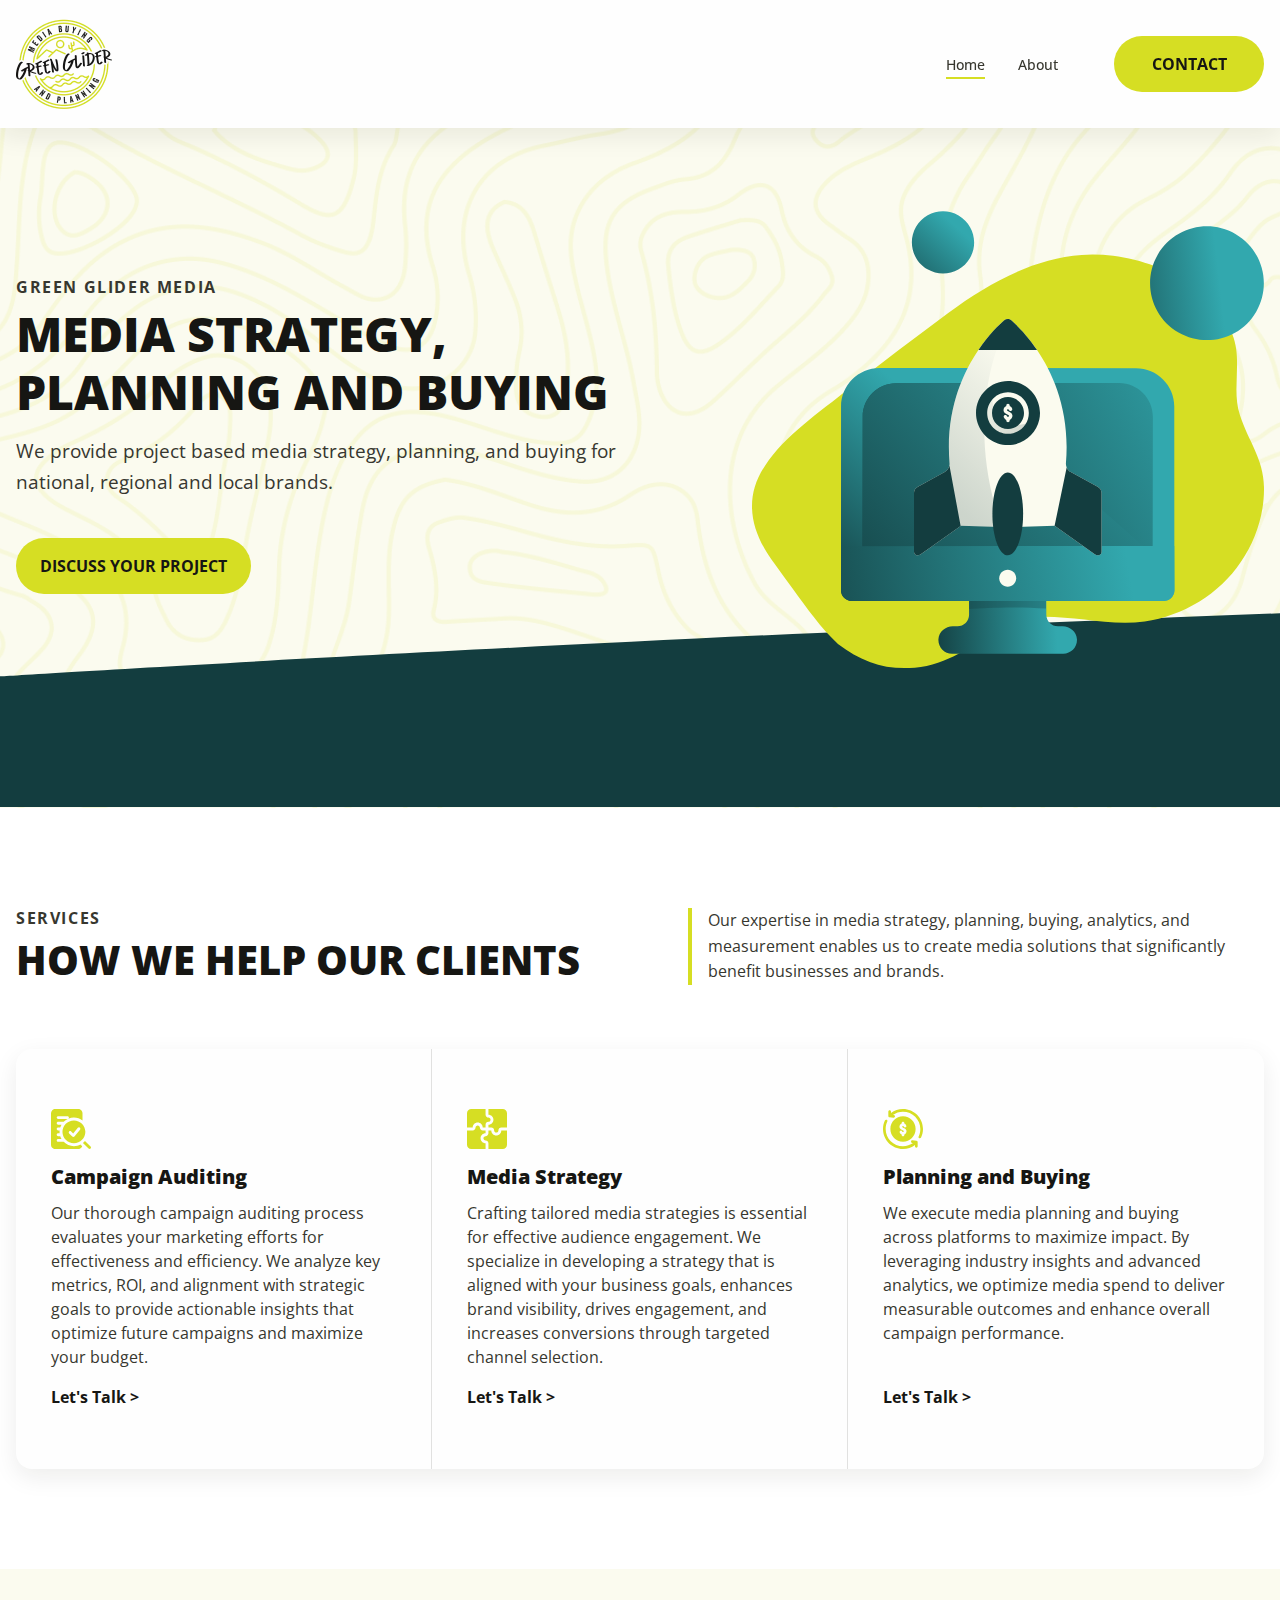
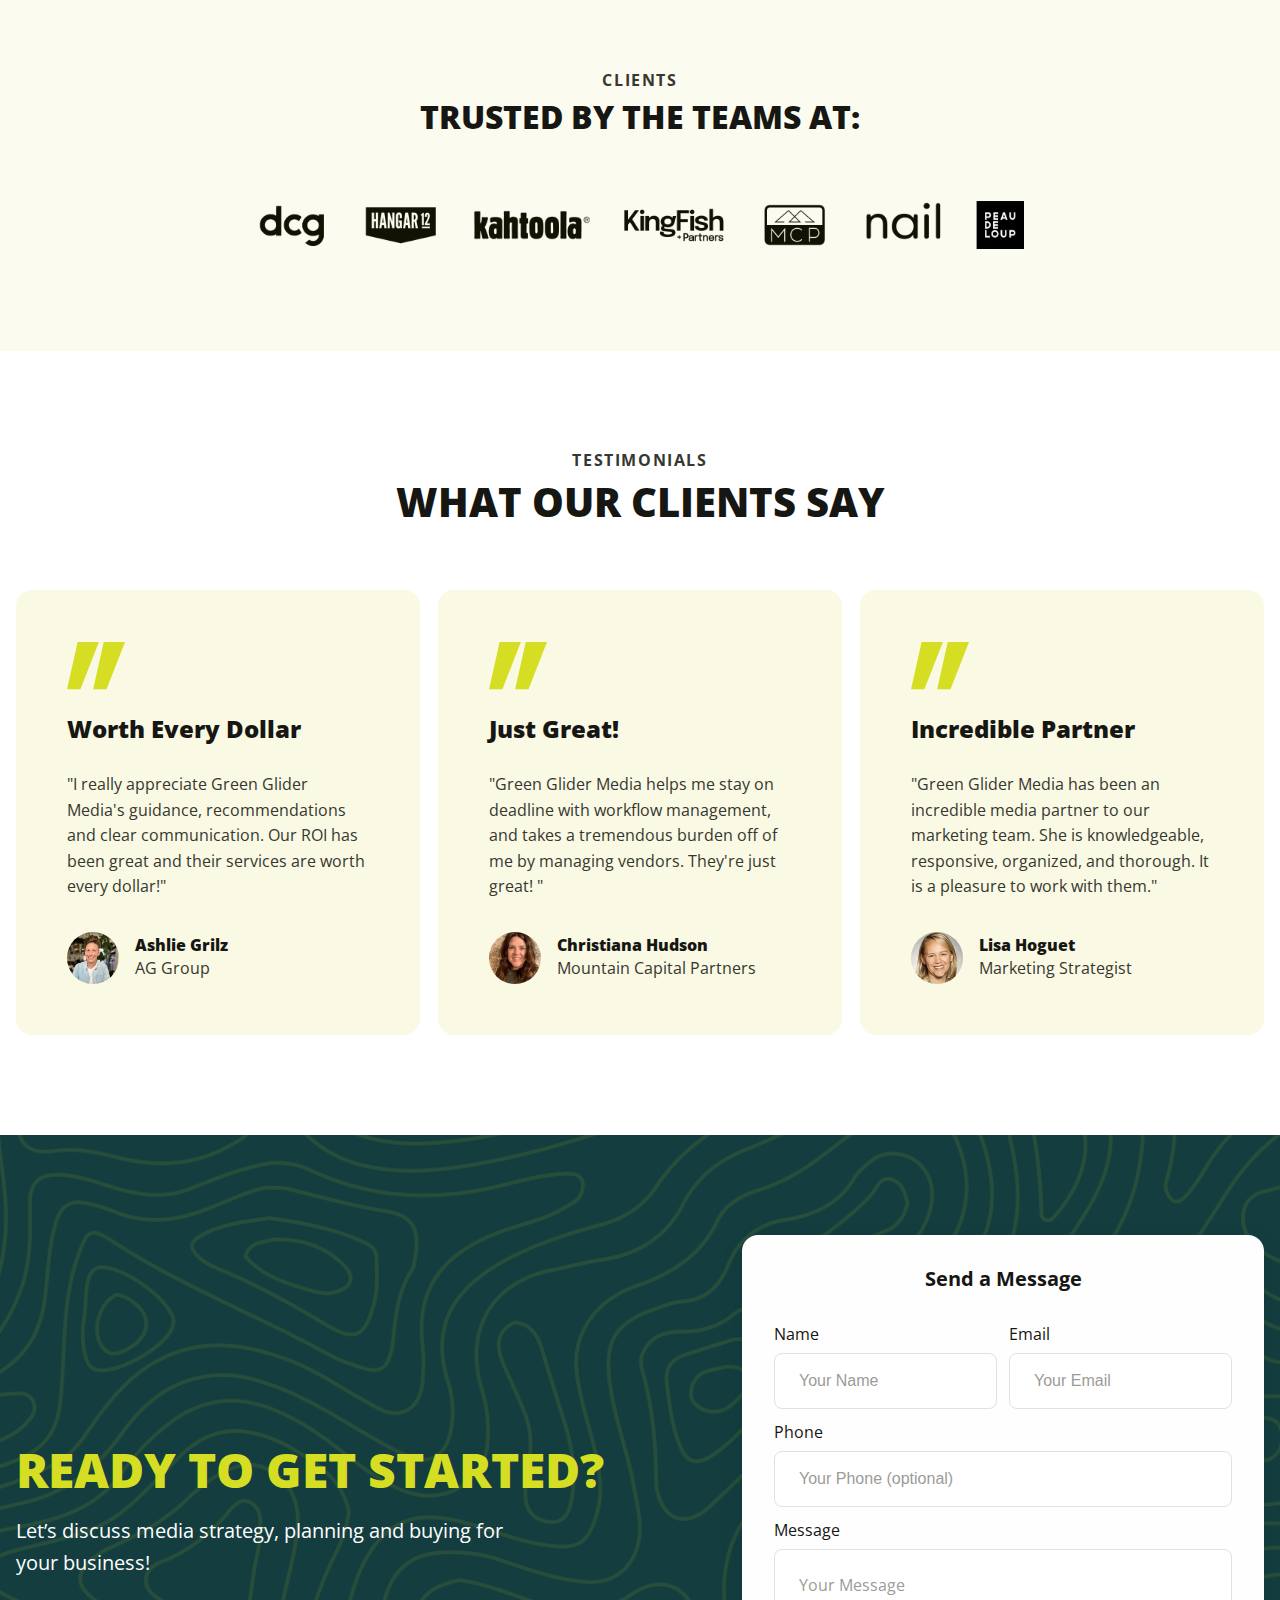
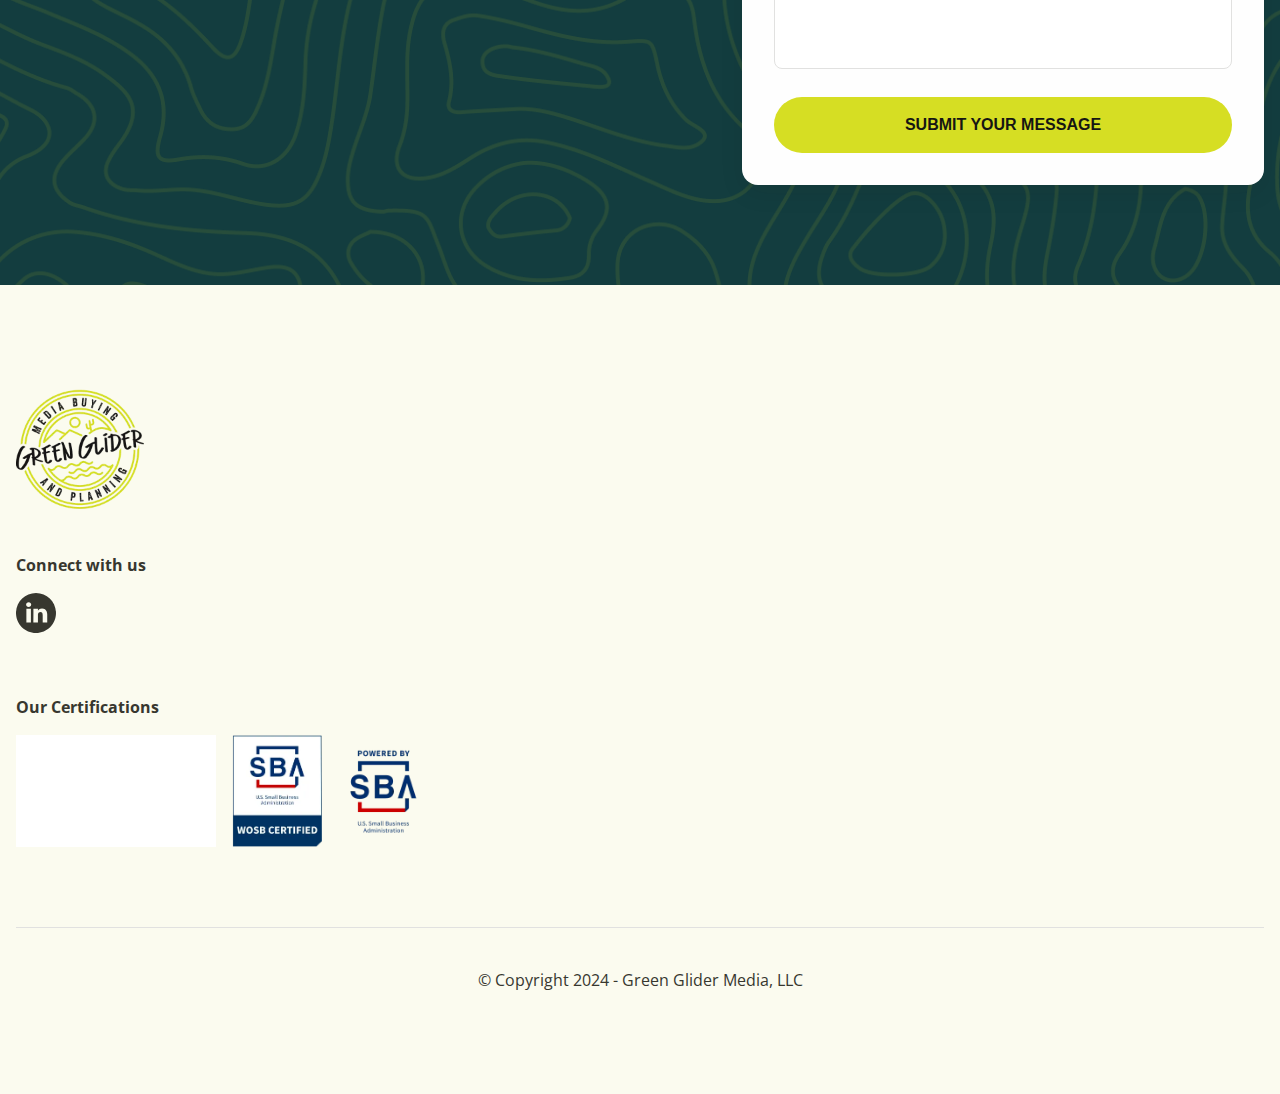
<file: index.html>
<!DOCTYPE html>
<html lang="en">
  <head>
    <meta charset="UTF-8" />
    <meta http-equiv="X-UA-Compatible" content="IE=edge" />
    <meta name="viewport" content="width=device-width, initial-scale=1.0" />

    <!--Meta description and keywords-->
    <link rel="canonical" href="https://www.greenglidermedia.com/" />
    <meta
      name="description"
      content="Green Glider Media LLC | Media strategy, planning and buying for national, regional and local brands." />
    <meta
      name="keywords"
      content="Media strategy, planning, buying, campaign, audit" />

    <!--Social Media Display-->
    <meta property="og:title" content="Green Glider Media, LLC" />
    <meta
      property="og:description"
      content="Media strategy, planning and buying for national, regional and local brands." />
    <meta property="og:type" content="website" />
    <meta property="og:url" content="https://www.greenglidermedia.com" />
    <meta property="og:image" content="assets/img/webp/ggm-social-logo.webp" />
    <meta
      property="og:image:secure_url"
      content="assets/img/webp/ggm-social-logo.webp" />
    <meta property="og:image:type" content="image/webp" />
    <meta property="og:image:width" content="512" />
    <meta property="og:image:height" content="512" />
    <meta
      property="og:image:alt"
      content="Circular graphic with the words green glider, media buying and planning" />

    <!--Favicons-->
    <link
      rel="apple-touch-icon"
      sizes="180x180"
      href="assets/favicons/apple-touch-icon.png" />
    <link
      rel="icon"
      type="image/png"
      sizes="32x32"
      href="assets/favicons/favicon-32x32.png" />
    <link
      rel="icon"
      type="image/png"
      sizes="16x16"
      href="assets/favicons/favicon-16x16.png" />
    <link rel="manifest" href="assets/favicons/site.webmanifest" />
    <meta name="msapplication-TileColor" content="#d6de23" />
    <meta name="theme-color" content="#fbfbef" />

    <!-- Preload -->
    <link rel="preload" as="image" href="/assets/img/webp/ggm-logo-main.webp" />
    <!-- Preload Desktop Hero BG Image -->
    <link
      rel="preload"
      as="image"
      href="assets/img/webp/topographic-swirls-desktop.webp"
      media="(min-width: 1024px)" />
    <!-- Preload Tablet Hero BG Image -->
    <link
      rel="preload"
      as="image"
      href="assets/img/webp/topographic-swirls-tablet.webp"
      media="(min-width: 601px)" />
    <!-- Preload Mobile Hero BG Image -->
    <link
      rel="preload"
      as="image"
      href="assets/img/webp/topographic-swirls-mobile.webp"
      media="(max-width: 600px)" />
    <link
      rel="preload"
      as="font"
      type="font/woff2"
      href="/assets/fonts/open-sans-v40-latin-regular.woff2"
      crossorigin />
    <link
      rel="preload"
      as="font"
      type="font/woff2"
      href="/assets/fonts/open-sans-v40-latin-500.woff2"
      crossorigin />
    <link
      rel="preload"
      as="font"
      type="font/woff2"
      href="/assets/fonts/open-sans-v40-latin-700.woff2"
      crossorigin />
    <link
      rel="preload"
      as="font"
      type="font/woff2"
      href="/assets/fonts/open-sans-v40-latin-800.woff2"
      crossorigin />

    <link rel="stylesheet" href="/css/core-styles.css" />
    <link rel="stylesheet" href="/css/index.css" />

    <title>
      Media Strategy, Planning and Buying | Green Glider Media LLC | Scottsdale,
      AZ
    </title>

    <!-- Google tag (gtag.js) -->
    <script
      defer
      src="https://www.googletagmanager.com/gtag/js?id=G-RDWDCGFS73"></script>
    <script>
      window.dataLayer = window.dataLayer || [];
      function gtag() {
        dataLayer.push(arguments);
      }
      gtag("js", new Date());

      gtag("config", "G-RDWDCGFS73");
    </script>
  </head>
  <body>
    <!--Screen reader skip main nav-->
    <a class="skip" aria-label="skip to main content" href="#main"
      >Click To Skip To Main Content</a
    >

    <!-- ============================================ -->
    <!--                 Navigation                   -->
    <!-- ============================================ -->

    <header id="cs-navigation">
      <div class="cs-container">
        <!--Nav Logo-->
        <a href="/index.html" class="cs-logo" aria-label="back to home">
          <img
            src="/assets/img/webp/ggm-logo-main.webp"
            alt="Green Glider Media LLC Logo"
            width="192"
            height="192"
            aria-hidden="true"
            decoding="async" />
        </a>
        <!--Navigation List-->
        <nav class="cs-nav" role="navigation">
          <!--Mobile Nav Toggle-->
          <button class="cs-toggle" aria-label="mobile menu toggle">
            <div class="cs-box" aria-hidden="true">
              <span class="cs-line cs-line1" aria-hidden="true"></span>
              <span class="cs-line cs-line2" aria-hidden="true"></span>
              <span class="cs-line cs-line3" aria-hidden="true"></span>
            </div>
          </button>
          <div class="cs-ul-wrapper">
            <ul id="cs-expanded" class="cs-ul" aria-expanded="false">
              <li class="cs-li">
                <a href="/index.html" class="cs-li-link cs-active"> Home </a>
              </li>
              <li class="cs-li">
                <a href="/about.html" class="cs-li-link"> About </a>
              </li>
              <li class="cs-li cs-li-hidden">
                <a href="/contact.html" class="cs-li-link"> Contact </a>
              </li>
            </ul>
          </div>
        </nav>
        <a href="/contact.html" class="cs-button-solid cs-nav-button"
          >Contact</a
        >
      </div>
    </header>

    <main id="main">
      <!-- ============================================ -->
      <!--                   Hero                       -->
      <!-- ============================================ -->

      <section id="hero-288">
        <div class="cs-container">
          <div class="cs-content">
            <span class="cs-topper">Green glider media</span>

            <h1 class="cs-title">Media Strategy, Planning and Buying</h1>
            <p class="cs-text">
              We provide project based media strategy, planning, and buying for
              national, regional and local brands.
            </p>
            <a href="/contact.html" class="cs-button-solid"
              >Discuss your project</a
            >
          </div>
          <!--Hero Image-->
          <picture class="cs-picture">
            <source
              media="(min-width: 0px)"
              srcset="assets/img/svg/ggm-hero-rocket.svg" />
            <img
              aria-hidden="true"
              decoding="async"
              src="assets/img/svg/ggm-hero-rocket.svg"
              alt="Illustrated graphic of a rocket ship inside a computer screen."
              width="512"
              height="512" />
          </picture>
          <!--Background Topographic Map-->
          <picture class="cs-waves">
            <!-- Desktop -->
            <source
              media="(min-width: 1024px)"
              srcset="assets/img/webp/topographic-swirls-desktop.webp" />
            <!-- Tablet -->
            <source
              media="(min-width: 601px)"
              srcset="assets/img/webp/topographic-swirls-tablet.webp" />
            <!-- Mobile -->
            <source
              media="(max-width: 600px)"
              srcset="assets/img/webp/topographic-swirls-mobile.webp" />
            <img
              aria-hidden="true"
              decoding="async"
              src="assets/img/webp/topographic-swirls-mobile.webp"
              alt="topographic map illustration"
              width="412"
              height="824" />
          </picture>
        </div>
      </section>

      <!-- ============================================ -->
      <!--                    Services                  -->
      <!-- ============================================ -->

      <section id="services-1302">
        <div class="cs-container">
          <div class="cs-content">
            <div class="cs-flex-group">
              <span class="cs-topper">Services</span>
              <h2 class="cs-title">How we help our clients</h2>
            </div>
            <p class="cs-text">
              Our expertise in media strategy, planning, buying, analytics, and
              measurement enables us to create media solutions that
              significantly benefit businesses and brands.
            </p>
          </div>
          <ul class="cs-card-group">
            <li class="cs-item">
              <a href="/contact.html" class="cs-link">
                <img
                  class="cs-icon"
                  src="/assets/img/svg/campaign-audit-icon.svg"
                  loading="lazy"
                  decoding="async"
                  alt="icon"
                  width="40"
                  height="40"
                  aria-hidden="true" />
                <h3 class="cs-h3">Campaign Auditing</h3>
                <p class="cs-item-text">
                  Our thorough campaign auditing process evaluates your
                  marketing efforts for effectiveness and efficiency. We analyze
                  key metrics, ROI, and alignment with strategic goals to
                  provide actionable insights that optimize future campaigns and
                  maximize your budget.
                </p>
                <span class="services-card-link">Let's talk ></span>
              </a>
            </li>
            <li class="cs-item">
              <a href="/contact.html" class="cs-link">
                <img
                  class="cs-icon"
                  src="/assets/img/svg/media-strategy-icon.svg"
                  loading="lazy"
                  decoding="async"
                  alt="icon"
                  width="40"
                  height="40"
                  aria-hidden="true" />
                <h3 class="cs-h3">Media Strategy</h3>
                <p class="cs-item-text">
                  Crafting tailored media strategies is essential for effective
                  audience engagement. We specialize in developing a strategy
                  that is aligned with your business goals, enhances brand
                  visibility, drives engagement, and increases conversions
                  through targeted channel selection.
                </p>
                <span class="services-card-link">Let's talk ></span>
              </a>
            </li>
            <li class="cs-item">
              <a href="/contact.html" class="cs-link">
                <img
                  class="cs-icon"
                  src="/assets/img/svg/planning-buying-icon.svg"
                  loading="lazy"
                  decoding="async"
                  alt="icon"
                  width="40"
                  height="40"
                  aria-hidden="true" />
                <h3 class="cs-h3">Planning and Buying</h3>
                <p class="cs-item-text">
                  We execute media planning and buying across platforms to
                  maximize impact. By leveraging industry insights and advanced
                  analytics, we optimize media spend to deliver measurable
                  outcomes and enhance overall campaign performance.
                </p>
                <span class="services-card-link">Let's talk ></span>
              </a>
            </li>
          </ul>
        </div>
      </section>

      <!-- ============================================ -->
      <!--                   Client Logos               -->
      <!-- ============================================ -->

      <section id="logos-1896">
        <div class="cs-container">
          <div class="cs-content">
            <span class="cs-topper">clients</span>
            <h2 class="cs-title">Trusted by the teams at:</h2>
          </div>
          <div class="cs-logo-wrapper">
            <img
              class="cs-logo"
              src="/assets/img/webp/ggm-dcg-logo.webp"
              alt="DCG logo"
              width="97"
              height="64"
              loading="lazy"
              decoding="async" />

            <img
              class="cs-logo"
              src="/assets/img/webp/ggm-hangar12-logo.webp"
              alt="Hangar 12 logo"
              width="107"
              height="64"
              loading="lazy"
              decoding="async" />
            <img
              class="cs-logo"
              src="/assets/img/webp/ggm-kahtoola-logo.webp"
              alt="Kahtoola logo"
              width="155"
              height="64"
              loading="lazy"
              decoding="async" />
            <img
              class="cs-logo"
              src="/assets/img/webp/ggm-king-fish-logo.webp"
              alt="KingFish and Partners logo"
              width="139"
              height="64"
              loading="lazy"
              decoding="async" />
            <img
              class="cs-logo"
              src="/assets/img/webp/ggm-mcp-logo.webp"
              alt="MCP logo"
              width="98"
              height="64"
              loading="lazy"
              decoding="async" />
            <img
              class="cs-logo"
              src="/assets/img/webp/ggm-nail-logo.webp"
              alt="Nail logo"
              width="107"
              height="64"
              loading="lazy"
              decoding="async" />
            <img
              class="cs-logo"
              src="/assets/img/webp/ggm-peau-de-loop-logo.webp"
              alt="Peau De Loup logo"
              width="64"
              height="64"
              loading="lazy"
              decoding="async" />
          </div>
        </div>
      </section>

      <!-- ============================================ -->
      <!--                   Testimonials               -->
      <!-- ============================================ -->

      <section id="reviews-1396">
        <div class="cs-container">
          <div class="cs-content">
            <span class="cs-topper">Testimonials</span>
            <h2 class="cs-title">What our clients say</h2>
          </div>
          <ul class="cs-card-group">
            <!--Testimonial #1-->
            <li class="cs-item">
              <!-- Quote icon -->
              <img
                loading="lazy"
                class="cs-quote"
                aria-hidden="true"
                src="/assets/img/svg/quote-icon.svg"
                decoding="async"
                alt="quote icon"
                width="48"
                height="40" />
              <p class="cs-item-text">Worth every dollar</p>
              <p class="cs-text">
                "I really appreciate Green Glider Media's guidance,
                recommendations and clear communication. Our ROI has been great
                and their services are worth every dollar!"
              </p>
              <div class="cs-flex-group">
                <picture class="cs-picture">
                  <img
                    loading="lazy"
                    class="cs-profile"
                    src="/assets/img/jpeg/ggm-ag-profile.jpeg"
                    decoding="async"
                    alt="Client profile picture"
                    width="100"
                    height="100"
                    aria-hidden="true" />
                </picture>
                <span class="cs-name">
                  Ashlie Grilz
                  <span class="cs-job">AG Group</span>
                </span>
              </div>
            </li>
            <!--Testimonial #2-->
            <li class="cs-item">
              <!-- Quote icon -->
              <img
                loading="lazy"
                class="cs-quote"
                aria-hidden="true"
                src="/assets/img/svg/quote-icon.svg"
                decoding="async"
                alt="quote icon"
                width="48"
                height="40" />
              <p class="cs-item-text">Just great!</p>
              <p class="cs-text">
                "Green Glider Media helps me stay on deadline with workflow
                management, and takes a tremendous burden off of me by managing
                vendors. They're just great! "
              </p>
              <div class="cs-flex-group">
                <picture class="cs-picture">
                  <img
                    loading="lazy"
                    class="cs-profile"
                    src="/assets/img/jpeg/ggm-ch-profile.jpeg"
                    decoding="async"
                    alt="Client profile picture"
                    width="100"
                    height="100"
                    aria-hidden="true" />
                </picture>
                <span class="cs-name">
                  Christiana Hudson
                  <span class="cs-job">Mountain Capital Partners</span>
                </span>
              </div>
            </li>
            <!--Testimonial #3-->
            <li class="cs-item">
              <!-- Quote icon -->
              <img
                loading="lazy"
                class="cs-quote"
                aria-hidden="true"
                src="/assets/img/svg/quote-icon.svg"
                decoding="async"
                alt="quote icon"
                width="48"
                height="40" />
              <p class="cs-item-text">Incredible Partner</p>
              <p class="cs-text">
                "Green Glider Media has been an incredible media partner to our
                marketing team. She is knowledgeable, responsive, organized, and
                thorough. It is a pleasure to work with them."
              </p>
              <div class="cs-flex-group">
                <picture class="cs-picture">
                  <img
                    loading="lazy"
                    class="cs-profile"
                    src="/assets/img/jpeg/ggm-lh-profile.jpeg"
                    decoding="async"
                    alt="Client profile picture"
                    width="100"
                    height="100"
                    aria-hidden="true" />
                </picture>
                <span class="cs-name">
                  Lisa Hoguet
                  <span class="cs-job">Marketing Strategist </span>
                </span>
              </div>
            </li>
          </ul>
        </div>
      </section>

      <!-- ============================================ -->
      <!--                   Contact & CTA              -->
      <!-- ============================================ -->

      <section id="contact-1271">
        <div class="cs-container">
          <div class="cs-wrapper">
            <div class="cs-content">
              <h2 class="cs-title">Ready to get started?</h2>
              <p class="cs-text">
                Let’s discuss media strategy, planning and buying for your
                business!
              </p>
            </div>
          </div>
          <div class="cs-form-group">
            <h3 class="cs-h3">Send a Message</h3>
            <!--Form-->
            <form
              class="cs-form"
              id="cs-form-1271"
              name="Contact Form"
              method="post"
              netlify>
              <label class="cs-label">
                Name
                <input
                  class="cs-input"
                  required
                  type="text"
                  id="name-1271"
                  name="name"
                  placeholder="Your Name" />
              </label>
              <label class="cs-label cs-email">
                Email
                <input
                  class="cs-input"
                  required
                  type="email"
                  id="email-1271"
                  name="email"
                  placeholder="Your Email" />
              </label>
              <label class="cs-label cs-phone">
                Phone
                <input
                  class="cs-input"
                  type="phone"
                  id="phone-1271"
                  name="phone"
                  placeholder="Your Phone (optional)" />
              </label>
              <label class="cs-label">
                Message
                <textarea
                  class="cs-input cs-textarea"
                  required
                  name="Message"
                  id="message-1271"
                  placeholder="Your Message"></textarea>
              </label>
              <button class="cs-button-solid cs-submit" type="submit">
                Submit your message
              </button>
            </form>
          </div>
        </div>
        <picture class="cs-background">
          <!-- Desktop -->
          <source
            media="(min-width: 1024px)"
            srcset="assets/img/webp/topographic-swirls-desktop.webp" />
          <!-- Tablet -->
          <source
            media="(min-width: 601px)"
            srcset="assets/img/webp/topographic-swirls-tablet.webp" />
          <!-- Mobile -->
          <source
            media="(max-width: 600px)"
            srcset="assets/img/webp/topographic-swirls-mobile.webp" />
          <img
            aria-hidden="true"
            decoding="async"
            src="assets/img/webp/topographic-swirls-mobile.webp"
            alt="topographic map illustration"
            width="412"
            height="824" />
        </picture>
      </section>
    </main>

    <!-- ============================================ -->
    <!--                  Footer                      -->
    <!-- ============================================ -->

    <footer id="footer-1391">
      <div class="cs-container">
        <div class="cs-top">
          <a aria-label="go back to home" class="cs-logo" href="">
            <img
              class="cs-logo-img"
              loading="lazy"
              decoding="async"
              src="/assets/img/webp/ggm-logo-main.webp"
              alt="Green Glider Media LLC logo"
              width="192"
              height="192" />
          </a>
          <div class="footer-flex">
            <p class="footer-flex-label">Connect with us</p>
            <div class="footer-flex-images">
              <a
                href="https://www.linkedin.com/in/lizzymooregreenglider/"
                aria-label="linkedin"
                target="_blank"
                rel="noopener">
                <img
                  class="cs-social-icon cs-default"
                  src="assets/img/svg/linkedin-icon.svg"
                  alt="icon"
                  loading="lazy"
                  decoding="async"
                  width="40"
                  height="40"
                  aria-hidden="true" />
              </a>
            </div>
          </div>
          <div class="footer-flex">
            <p class="footer-flex-label">Our Certifications</p>
            <div class="footer-flex-images">
              <img
                loading="lazy"
                decoding="async"
                src="assets/img/gif/ggm-google-partner.gif"
                alt="Animation revealing the words proud to be a premier 2024 partner, then a badge with confetti around it showing the Google logo with the words premier 2024 underneath"
                width="200"
                height="112" />
              <img
                loading="lazy"
                decoding="async"
                src="assets/img/webp/wosb-certified.webp"
                alt="SBA WSOB certificate badge"
                width="90"
                height="112" />
              <img
                loading="lazy"
                decoding="async"
                src="assets/img/webp/sba-powered-by.webp"
                alt="SBA powered by badge"
                width="90"
                height="112" />
            </div>
          </div>
        </div>
        <div class="cs-bottom">
          <span class="cs-copyright">
            © Copyright 2024 - Green Glider Media, LLC
          </span>
        </div>
      </div>
    </footer>

    <script defer src="/assets/js/nav.js"></script>
  </body>
</html>
</file>
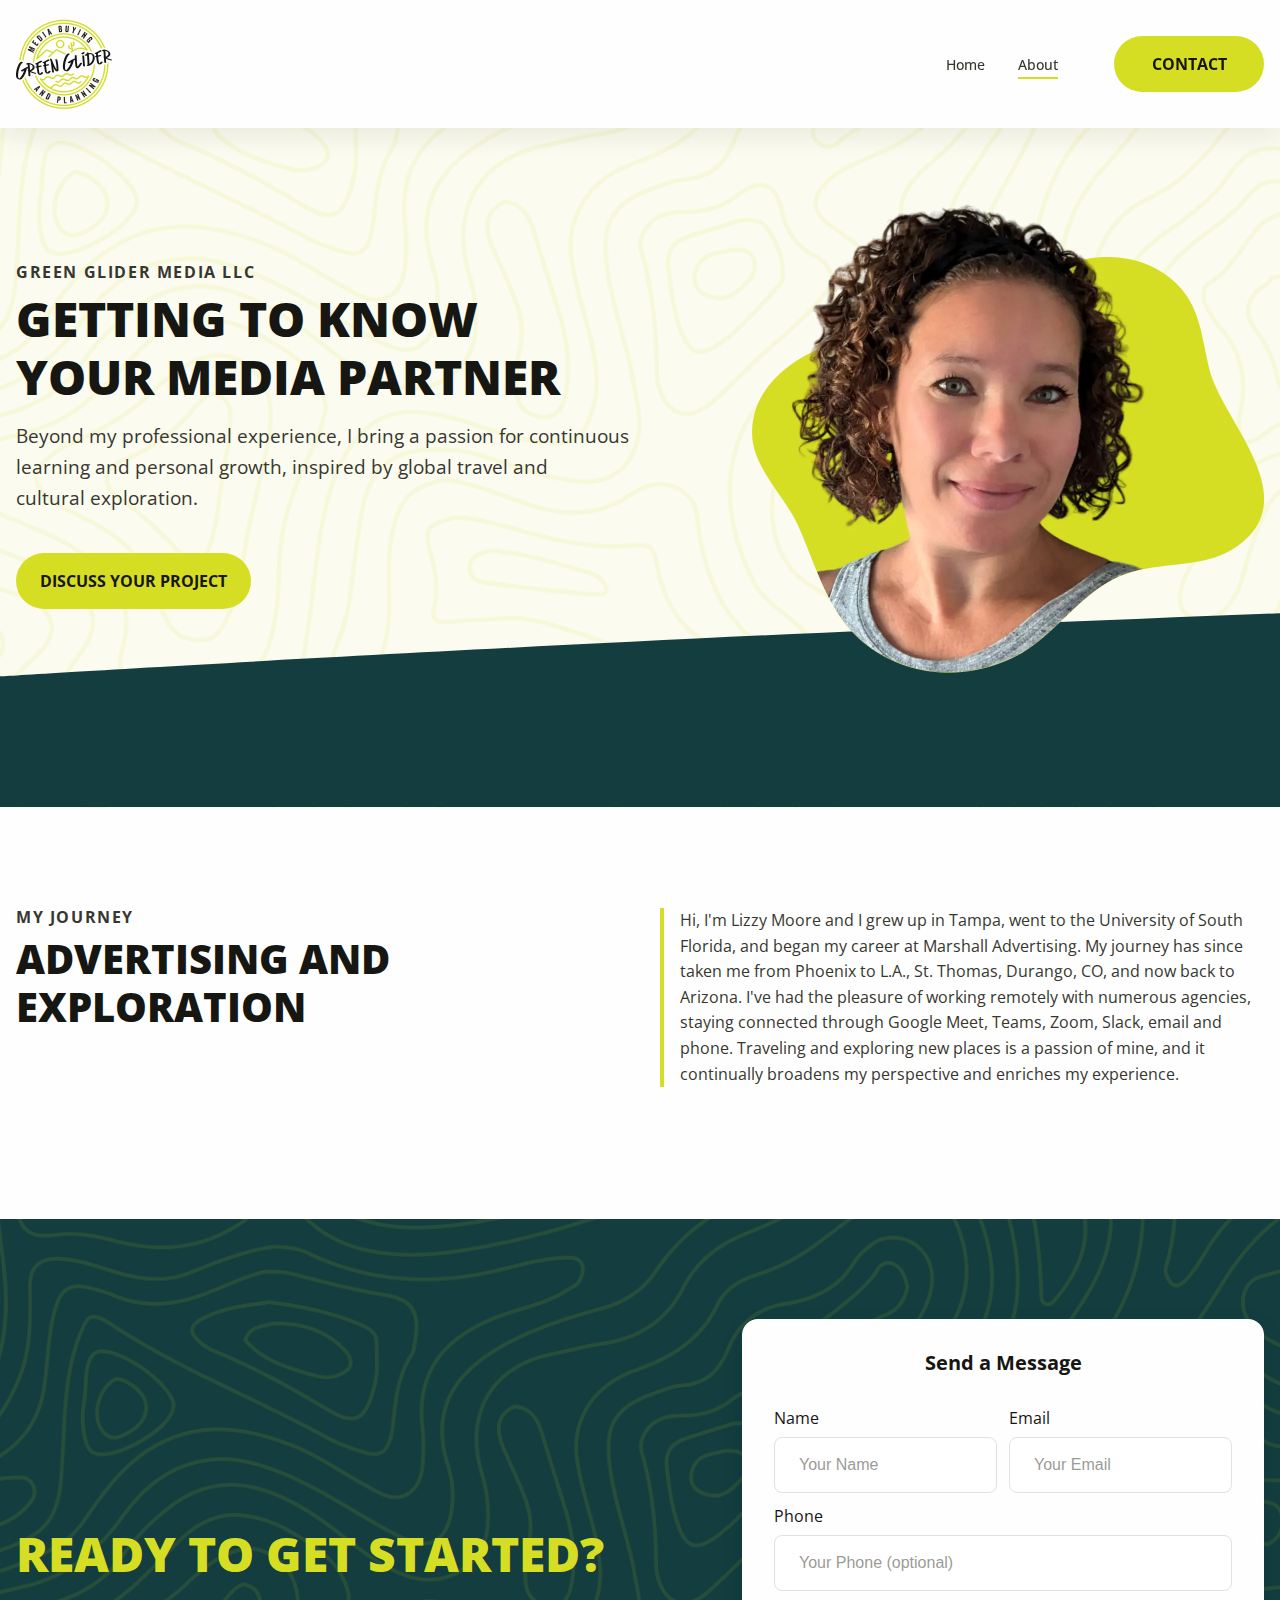
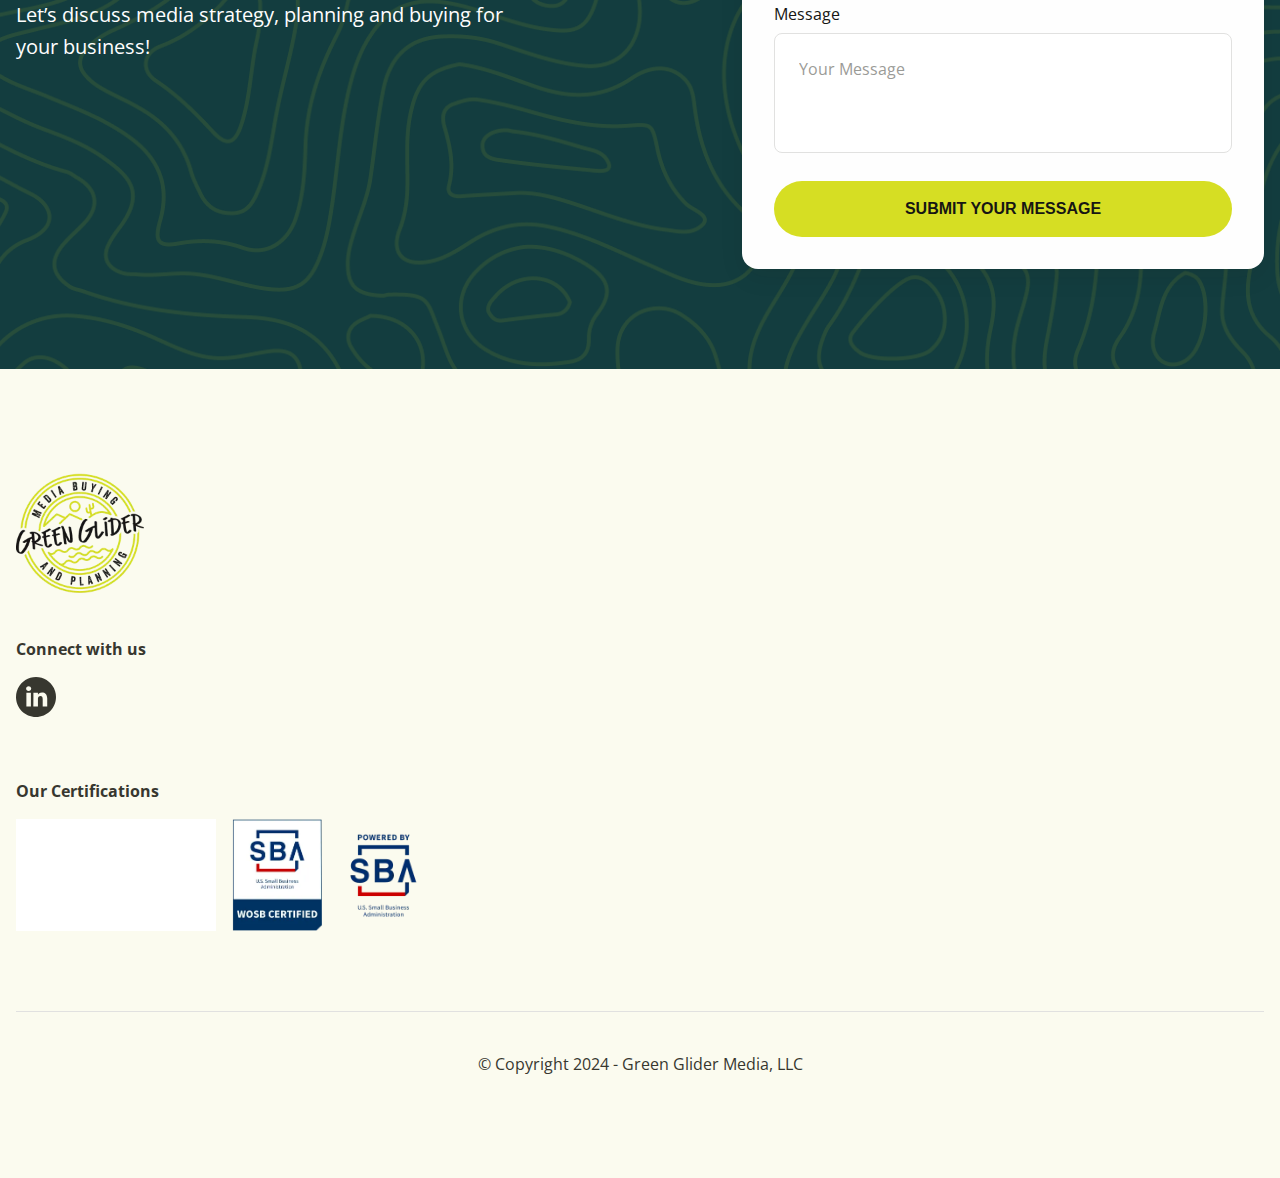
<file: about.html>
<!DOCTYPE html>
<html lang="en">
  <head>
    <meta charset="UTF-8" />
    <meta http-equiv="X-UA-Compatible" content="IE=edge" />
    <meta name="viewport" content="width=device-width, initial-scale=1.0" />

    <!--Meta description and keywords-->
    <link rel="canonical" href="https://www.greenglidermedia.com/about" />
    <meta
      name="description"
      content="Green Glider Media LLC | Media strategy, planning and buying for national, regional and local brands." />
    <meta
      name="keywords"
      content="Media strategy, planning, buying, campaign, audit" />

    <!--Social Media Display-->
    <meta property="og:title" content="Green Glider Media, LLC" />
    <meta
      property="og:description"
      content="Media strategy, planning and buying for national, regional and local brands." />
    <meta property="og:type" content="website" />
    <meta property="og:url" content="https://www.greenglidermedia.com/about" />
    <meta property="og:image" content="assets/img/webp/ggm-social-logo.webp" />
    <meta
      property="og:image:secure_url"
      content="assets/img/webp/ggm-social-logo.webp" />
    <meta property="og:image:type" content="image/webp" />
    <meta property="og:image:width" content="512" />
    <meta property="og:image:height" content="512" />
    <meta
      property="og:image:alt"
      content="Circular graphic with the words green glider, media buying and planning" />

    <!--Favicons-->
    <link
      rel="apple-touch-icon"
      sizes="180x180"
      href="assets/favicons/apple-touch-icon.png" />
    <link
      rel="icon"
      type="image/png"
      sizes="32x32"
      href="assets/favicons/favicon-32x32.png" />
    <link
      rel="icon"
      type="image/png"
      sizes="16x16"
      href="assets/favicons/favicon-16x16.png" />
    <link rel="manifest" href="assets/favicons/site.webmanifest" />
    <meta name="msapplication-TileColor" content="#d6de23" />
    <meta name="theme-color" content="#fbfbef" />

    <!-- Preload -->
    <link rel="preload" as="image" href="/assets/img/webp/ggm-logo-main.webp" />
    <!-- Preload Desktop Hero BG Image -->
    <link
      rel="preload"
      as="image"
      href="assets/img/webp/topographic-swirls-desktop.webp"
      media="(min-width: 1024px)" />
    <!-- Preload Tablet Hero BG Image -->
    <link
      rel="preload"
      as="image"
      href="assets/img/webp/topographic-swirls-tablet.webp"
      media="(min-width: 601px)" />
    <!-- Preload Mobile Hero BG Image -->
    <link
      rel="preload"
      as="image"
      href="assets/img/webp/topographic-swirls-mobile.webp"
      media="(max-width: 600px)" />
    <link
      rel="preload"
      as="font"
      type="font/woff2"
      href="/assets/fonts/open-sans-v40-latin-regular.woff2"
      crossorigin />
    <link
      rel="preload"
      as="font"
      type="font/woff2"
      href="/assets/fonts/open-sans-v40-latin-500.woff2"
      crossorigin />
    <link
      rel="preload"
      as="font"
      type="font/woff2"
      href="/assets/fonts/open-sans-v40-latin-700.woff2"
      crossorigin />
    <link
      rel="preload"
      as="font"
      type="font/woff2"
      href="/assets/fonts/open-sans-v40-latin-800.woff2"
      crossorigin />

    <link rel="stylesheet" href="/css/core-styles.css" />
    <link rel="stylesheet" href="/css/about.css" />

    <title>
      Media Strategy, Planning and Buying | Green Glider Media LLC | Scottsdale,
      AZ
    </title>

    <!-- Google tag (gtag.js) -->
    <script
      defer
      src="https://www.googletagmanager.com/gtag/js?id=G-RDWDCGFS73"></script>
    <script>
      window.dataLayer = window.dataLayer || [];
      function gtag() {
        dataLayer.push(arguments);
      }
      gtag("js", new Date());

      gtag("config", "G-RDWDCGFS73");
    </script>
  </head>
  <body>
    <!--Screen reader skip main nav-->
    <a class="skip" aria-label="skip to main content" href="#main"
      >Click To Skip To Main Content</a
    >

    <!-- ============================================ -->
    <!--                 Navigation                   -->
    <!-- ============================================ -->

    <header id="cs-navigation">
      <div class="cs-container">
        <!--Nav Logo-->
        <a href="/index.html" class="cs-logo" aria-label="back to home">
          <img
            src="/assets/img/webp/ggm-logo-main.webp"
            alt="Green Glider Media LLC Logo"
            width="192"
            height="192"
            aria-hidden="true"
            decoding="async" />
        </a>
        <!--Navigation List-->
        <nav class="cs-nav" role="navigation">
          <!--Mobile Nav Toggle-->
          <button class="cs-toggle" aria-label="mobile menu toggle">
            <div class="cs-box" aria-hidden="true">
              <span class="cs-line cs-line1" aria-hidden="true"></span>
              <span class="cs-line cs-line2" aria-hidden="true"></span>
              <span class="cs-line cs-line3" aria-hidden="true"></span>
            </div>
          </button>
          <div class="cs-ul-wrapper">
            <ul id="cs-expanded" class="cs-ul" aria-expanded="false">
              <li class="cs-li">
                <a href="/index.html" class="cs-li-link"> Home </a>
              </li>
              <li class="cs-li">
                <a href="/about.html" class="cs-li-link cs-active"> About </a>
              </li>
              <li class="cs-li cs-li-hidden">
                <a href="/contact.html" class="cs-li-link"> Contact </a>
              </li>
            </ul>
          </div>
        </nav>
        <a href="/contact.html" class="cs-button-solid cs-nav-button"
          >Contact</a
        >
      </div>
    </header>

    <main id="main">
      <!-- ============================================ -->
      <!--                   Hero                       -->
      <!-- ============================================ -->

      <section id="hero-288">
        <div class="cs-container">
          <div class="cs-content">
            <span class="cs-topper">Green Glider Media LLC</span>
            <h1 class="cs-title">Getting to Know Your Media Partner</h1>
            <p class="cs-text">
              Beyond my professional experience, I bring a passion for
              continuous learning and personal growth, inspired by global travel
              and cultural exploration.
            </p>
            <a href="/contact.html" class="cs-button-solid"
              >Discuss your project</a
            >
          </div>
          <!--Hero Image-->
          <picture class="cs-picture">
            <source
              media="(min-width: 0px)"
              srcset="assets/img/webp/ggm-hero-about.webp" />
            <img
              aria-hidden="true"
              decoding="async"
              src="assets/img/webp/ggm-hero-about.webp"
              alt="Lizzy Moore smiling"
              width="512"
              height="512" />
          </picture>
          <!--Background Topographic Map-->
          <picture class="cs-waves">
            <!-- Desktop -->
            <source
              media="(min-width: 1024px)"
              srcset="assets/img/webp/topographic-swirls-desktop.webp" />
            <!-- Tablet -->
            <source
              media="(min-width: 601px)"
              srcset="assets/img/webp/topographic-swirls-tablet.webp" />
            <!-- Mobile -->
            <source
              media="(max-width: 600px)"
              srcset="assets/img/webp/topographic-swirls-mobile.webp" />
            <img
              aria-hidden="true"
              decoding="async"
              src="assets/img/webp/topographic-swirls-mobile.webp"
              alt="topographic map illustration"
              width="412"
              height="824" />
          </picture>
        </div>
      </section>

      <!-- ============================================ -->
      <!--                  Content                     -->
      <!-- ============================================ -->

      <section id="content-1638">
        <div class="cs-container">
          <div class="cs-content">
            <div class="cs-flex">
              <span class="cs-topper">my journey</span>
              <h2 class="cs-title">Advertising and Exploration</h2>
            </div>
            <div class="cs-flex">
              <p class="cs-text">
                Hi, I'm Lizzy Moore and I grew up in Tampa, went to the
                University of South Florida, and began my career at Marshall
                Advertising. My journey has since taken me from Phoenix to L.A.,
                St. Thomas, Durango, CO, and now back to Arizona. I've had the
                pleasure of working remotely with numerous agencies, staying
                connected through Google Meet, Teams, Zoom, Slack, email and
                phone. Traveling and exploring new places is a passion of mine,
                and it continually broadens my perspective and enriches my
                experience.
              </p>
            </div>
          </div>
        </div>
      </section>

      <!-- ============================================ -->
      <!--                   Contact & CTA              -->
      <!-- ============================================ -->

      <section id="contact-1271">
        <div class="cs-container">
          <div class="cs-wrapper">
            <div class="cs-content">
              <h2 class="cs-title">Ready to get started?</h2>
              <p class="cs-text">
                Let’s discuss media strategy, planning and buying for your
                business!
              </p>
            </div>
          </div>
          <div class="cs-form-group">
            <h3 class="cs-h3">Send a Message</h3>
            <!--Form-->
            <form
              class="cs-form"
              id="cs-form-1271"
              name="Contact Form"
              method="post"
              netlify>
              <label class="cs-label">
                Name
                <input
                  class="cs-input"
                  required
                  type="text"
                  id="name-1271"
                  name="name"
                  placeholder="Your Name" />
              </label>
              <label class="cs-label cs-email">
                Email
                <input
                  class="cs-input"
                  required
                  type="email"
                  id="email-1271"
                  name="email"
                  placeholder="Your Email" />
              </label>
              <label class="cs-label cs-phone">
                Phone
                <input
                  class="cs-input"
                  type="phone"
                  id="phone-1271"
                  name="phone"
                  placeholder="Your Phone (optional)" />
              </label>
              <label class="cs-label">
                Message
                <textarea
                  class="cs-input cs-textarea"
                  required
                  name="Message"
                  id="message-1271"
                  placeholder="Your Message"></textarea>
              </label>
              <button class="cs-button-solid cs-submit" type="submit">
                Submit your message
              </button>
            </form>
          </div>
        </div>
        <picture class="cs-background">
          <!-- Desktop -->
          <source
            media="(min-width: 1024px)"
            srcset="assets/img/webp/topographic-swirls-desktop.webp" />
          <!-- Tablet -->
          <source
            media="(min-width: 601px)"
            srcset="assets/img/webp/topographic-swirls-tablet.webp" />
          <!-- Mobile -->
          <source
            media="(max-width: 600px)"
            srcset="assets/img/webp/topographic-swirls-mobile.webp" />
          <img
            aria-hidden="true"
            decoding="async"
            loading="lazy"
            src="assets/img/webp/topographic-swirls-mobile.webp"
            alt="topographic map illustration"
            width="412"
            height="824" />
        </picture>
      </section>
    </main>

    <!-- ============================================ -->
    <!--                  Footer                      -->
    <!-- ============================================ -->

    <footer id="footer-1391">
      <div class="cs-container">
        <div class="cs-top">
          <a aria-label="go back to home" class="cs-logo" href="">
            <img
              class="cs-logo-img"
              loading="lazy"
              decoding="async"
              src="/assets/img/webp/ggm-logo-main.webp"
              alt="Green Glider Media LLC logo"
              width="192"
              height="192" />
          </a>
          <div class="footer-flex">
            <p class="footer-flex-label">Connect with us</p>
            <div class="footer-flex-images">
              <a
                href="https://www.linkedin.com/in/lizzymooregreenglider/"
                aria-label="linkedin"
                target="_blank"
                rel="noopener">
                <img
                  class="cs-social-icon cs-default"
                  src="assets/img/svg/linkedin-icon.svg"
                  alt="icon"
                  loading="lazy"
                  decoding="async"
                  width="40"
                  height="40"
                  aria-hidden="true" />
              </a>
            </div>
          </div>
          <div class="footer-flex">
            <p class="footer-flex-label">Our Certifications</p>
            <div class="footer-flex-images">
              <img
                loading="lazy"
                decoding="async"
                src="assets/img/gif/ggm-google-partner.gif"
                alt="Animation revealing the words proud to be a premier 2024 partner, then a badge with confetti around it showing the Google logo with the words premier 2024 underneath"
                width="200"
                height="112" />
              <img
                loading="lazy"
                decoding="async"
                src="assets/img/webp/wosb-certified.webp"
                alt="SBA WSOB certificate badge"
                width="90"
                height="112" />
              <img
                loading="lazy"
                decoding="async"
                src="assets/img/webp/sba-powered-by.webp"
                alt="SBA powered by badge"
                width="90"
                height="112" />
            </div>
          </div>
        </div>
        <div class="cs-bottom">
          <span class="cs-copyright">
            © Copyright 2024 - Green Glider Media, LLC
          </span>
        </div>
      </div>
    </footer>

    <script defer src="/assets/js/nav.js"></script>
  </body>
</html>
</file>
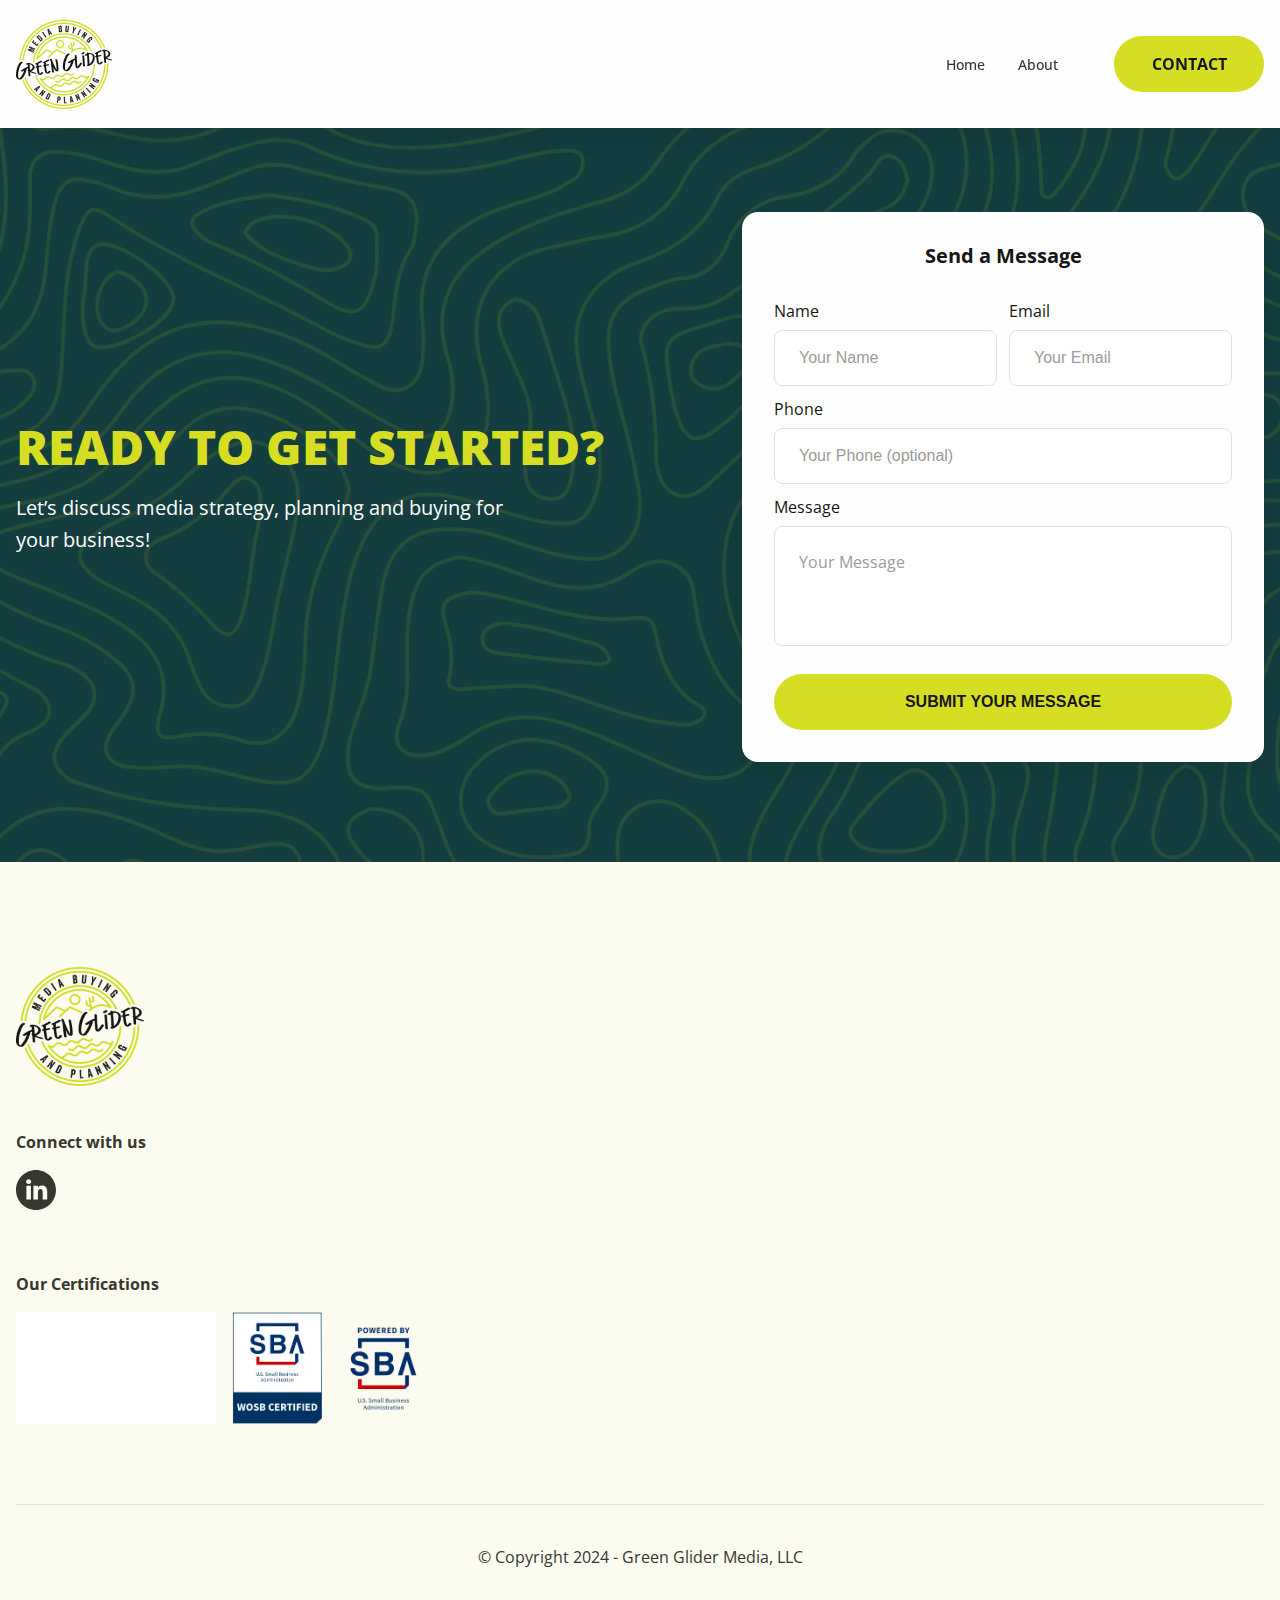
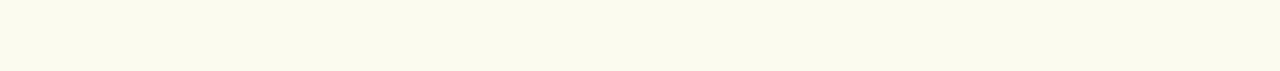
<file: contact.html>
<!DOCTYPE html>
<html lang="en">
  <head>
    <meta charset="UTF-8" />
    <meta http-equiv="X-UA-Compatible" content="IE=edge" />
    <meta name="viewport" content="width=device-width, initial-scale=1.0" />

    <!--Meta description and keywords-->
    <link rel="canonical" href="https://www.greenglidermedia.com/contact" />
    <meta
      name="description"
      content="Green Glider Media LLC | Media strategy, planning and buying for national, regional and local brands." />
    <meta
      name="keywords"
      content="Media strategy, planning, buying, campaign, audit" />

    <!--Social Media Display-->
    <meta property="og:title" content="Green Glider Media, LLC" />
    <meta
      property="og:description"
      content="Media strategy, planning and buying for national, regional and local brands." />
    <meta property="og:type" content="website" />
    <meta
      property="og:url"
      content="https://www.greenglidermedia.com/contact" />
    <meta property="og:image" content="assets/img/webp/ggm-social-logo.webp" />
    <meta
      property="og:image:secure_url"
      content="assets/img/webp/ggm-social-logo.webp" />
    <meta property="og:image:type" content="image/webp" />
    <meta property="og:image:width" content="512" />
    <meta property="og:image:height" content="512" />
    <meta
      property="og:image:alt"
      content="Circular graphic with the words green glider, media buying and planning" />

    <!--Favicons-->
    <link
      rel="apple-touch-icon"
      sizes="180x180"
      href="assets/favicons/apple-touch-icon.png" />
    <link
      rel="icon"
      type="image/png"
      sizes="32x32"
      href="assets/favicons/favicon-32x32.png" />
    <link
      rel="icon"
      type="image/png"
      sizes="16x16"
      href="assets/favicons/favicon-16x16.png" />
    <link rel="manifest" href="assets/favicons/site.webmanifest" />
    <meta name="msapplication-TileColor" content="#d6de23" />
    <meta name="theme-color" content="#fbfbef" />

    <!-- Preload -->
    <link rel="preload" as="image" href="/assets/img/webp/ggm-logo-main.webp" />
    <!-- Preload Desktop Hero BG Image -->
    <link
      rel="preload"
      as="image"
      href="assets/img/webp/topographic-swirls-desktop.webp"
      media="(min-width: 1024px)" />
    <!-- Preload Tablet Hero BG Image -->
    <link
      rel="preload"
      as="image"
      href="assets/img/webp/topographic-swirls-tablet.webp"
      media="(min-width: 601px)" />
    <!-- Preload Mobile Hero BG Image -->
    <link
      rel="preload"
      as="image"
      href="assets/img/webp/topographic-swirls-mobile.webp"
      media="(max-width: 600px)" />
    <link
      rel="preload"
      as="font"
      type="font/woff2"
      href="/assets/fonts/open-sans-v40-latin-regular.woff2"
      crossorigin />
    <link
      rel="preload"
      as="font"
      type="font/woff2"
      href="/assets/fonts/open-sans-v40-latin-500.woff2"
      crossorigin />
    <link
      rel="preload"
      as="font"
      type="font/woff2"
      href="/assets/fonts/open-sans-v40-latin-700.woff2"
      crossorigin />
    <link
      rel="preload"
      as="font"
      type="font/woff2"
      href="/assets/fonts/open-sans-v40-latin-800.woff2"
      crossorigin />

    <link rel="stylesheet" href="/css/core-styles.css" />
    <link rel="stylesheet" href="/css/contact.css" />

    <title>
      Media Strategy, Planning and Buying | Green Glider Media LLC | Scottsdale,
      AZ
    </title>

    <!-- Google tag (gtag.js) -->
    <script
      defer
      src="https://www.googletagmanager.com/gtag/js?id=G-RDWDCGFS73"></script>
    <script>
      window.dataLayer = window.dataLayer || [];
      function gtag() {
        dataLayer.push(arguments);
      }
      gtag("js", new Date());

      gtag("config", "G-RDWDCGFS73");
    </script>
  </head>
  <body>
    <!--Screen reader skip main nav-->
    <a class="skip" aria-label="skip to main content" href="#main"
      >Click To Skip To Main Content</a
    >

    <!-- ============================================ -->
    <!--                 Navigation                   -->
    <!-- ============================================ -->

    <header id="cs-navigation">
      <div class="cs-container">
        <!--Nav Logo-->
        <a href="/index.html" class="cs-logo" aria-label="back to home">
          <img
            src="/assets/img/webp/ggm-logo-main.webp"
            alt="Green Glider Media LLC Logo"
            width="192"
            height="192"
            aria-hidden="true"
            decoding="async" />
        </a>
        <!--Navigation List-->
        <nav class="cs-nav" role="navigation">
          <!--Mobile Nav Toggle-->
          <button class="cs-toggle" aria-label="mobile menu toggle">
            <div class="cs-box" aria-hidden="true">
              <span class="cs-line cs-line1" aria-hidden="true"></span>
              <span class="cs-line cs-line2" aria-hidden="true"></span>
              <span class="cs-line cs-line3" aria-hidden="true"></span>
            </div>
          </button>
          <div class="cs-ul-wrapper">
            <ul id="cs-expanded" class="cs-ul" aria-expanded="false">
              <li class="cs-li">
                <a href="/index.html" class="cs-li-link"> Home </a>
              </li>
              <li class="cs-li">
                <a href="/about.html" class="cs-li-link"> About </a>
              </li>
              <li class="cs-li cs-li-hidden">
                <a href="/contact.html" class="cs-li-link cs-active">
                  Contact
                </a>
              </li>
            </ul>
          </div>
        </nav>
        <a href="/contact.html" class="cs-button-solid cs-nav-button"
          >Contact</a
        >
      </div>
    </header>

    <main id="main">
      <!-- ============================================ -->
      <!--                   Contact & CTA              -->
      <!-- ============================================ -->

      <section id="contact-1271">
        <div class="cs-container">
          <div class="cs-wrapper">
            <div class="cs-content">
              <h1 class="cs-title">Ready to get started?</h1>
              <p class="cs-text">
                Let’s discuss media strategy, planning and buying for your
                business!
              </p>
            </div>
          </div>
          <div class="cs-form-group">
            <h2 class="cs-h3">Send a Message</h2>
            <!--Form-->
            <form
              class="cs-form"
              id="cs-form-1271"
              name="Contact Form"
              method="post"
              netlify>
              <label class="cs-label">
                Name
                <input
                  class="cs-input"
                  required
                  type="text"
                  id="name-1271"
                  name="name"
                  placeholder="Your Name" />
              </label>
              <label class="cs-label cs-email">
                Email
                <input
                  class="cs-input"
                  required
                  type="email"
                  id="email-1271"
                  name="email"
                  placeholder="Your Email" />
              </label>
              <label class="cs-label cs-phone">
                Phone
                <input
                  class="cs-input"
                  type="phone"
                  id="phone-1271"
                  name="phone"
                  placeholder="Your Phone (optional)" />
              </label>
              <label class="cs-label">
                Message
                <textarea
                  class="cs-input cs-textarea"
                  required
                  name="Message"
                  id="message-1271"
                  placeholder="Your Message"></textarea>
              </label>
              <button class="cs-button-solid cs-submit" type="submit">
                Submit your message
              </button>
            </form>
          </div>
        </div>
        <picture class="cs-background">
          <!-- Desktop -->
          <source
            media="(min-width: 1024px)"
            srcset="assets/img/webp/topographic-swirls-desktop.webp" />
          <!-- Tablet -->
          <source
            media="(min-width: 601px)"
            srcset="assets/img/webp/topographic-swirls-tablet.webp" />
          <!-- Mobile -->
          <source
            media="(max-width: 600px)"
            srcset="assets/img/webp/topographic-swirls-mobile.webp" />
          <img
            aria-hidden="true"
            decoding="async"
            src="assets/img/webp/topographic-swirls-mobile.webp"
            alt="topographic map illustration"
            width="412"
            height="824" />
        </picture>
      </section>
    </main>

    <!-- ============================================ -->
    <!--                  Footer                      -->
    <!-- ============================================ -->

    <footer id="footer-1391">
      <div class="cs-container">
        <div class="cs-top">
          <a aria-label="go back to home" class="cs-logo" href="">
            <img
              class="cs-logo-img"
              loading="lazy"
              decoding="async"
              src="/assets/img/webp/ggm-logo-main.webp"
              alt="Green Glider Media LLC logo"
              width="192"
              height="192" />
          </a>
          <div class="footer-flex">
            <p class="footer-flex-label">Connect with us</p>
            <div class="footer-flex-images">
              <a
                href="https://www.linkedin.com/in/lizzymooregreenglider/"
                aria-label="linkedin"
                target="_blank"
                rel="noopener">
                <img
                  class="cs-social-icon cs-default"
                  src="assets/img/svg/linkedin-icon.svg"
                  alt="icon"
                  loading="lazy"
                  decoding="async"
                  width="40"
                  height="40"
                  aria-hidden="true" />
              </a>
            </div>
          </div>
          <div class="footer-flex">
            <p class="footer-flex-label">Our Certifications</p>
            <div class="footer-flex-images">
              <img
                loading="lazy"
                decoding="async"
                src="assets/img/gif/ggm-google-partner.gif"
                alt="Animation revealing the words proud to be a premier 2024 partner, then a badge with confetti around it showing the Google logo with the words premier 2024 underneath"
                width="200"
                height="112" />
              <img
                loading="lazy"
                decoding="async"
                src="assets/img/webp/wosb-certified.webp"
                alt="SBA WSOB certificate badge"
                width="90"
                height="112" />
              <img
                loading="lazy"
                decoding="async"
                src="assets/img/webp/sba-powered-by.webp"
                alt="SBA powered by badge"
                width="90"
                height="112" />
            </div>
          </div>
        </div>
        <div class="cs-bottom">
          <span class="cs-copyright">
            © Copyright 2024 - Green Glider Media, LLC
          </span>
        </div>
      </div>
    </footer>

    <script defer src="/assets/js/nav.js"></script>
  </body>
</html>
</file>
<file: css/core-styles.css>
/*-- -------------------------- -->
<---        Core Styles         -->
<--- -------------------------- -*/
/* Mobile */
@media only screen and (min-width: 0rem) {
  :root {
    --primary: #d6de23;
    --secondary: #133d3f;
    --headerColor: #161613;
    --bodyTextColor: #37372f;
    --bodyTextColorWhite: #fefefe;
    --backgroundColor: #fbfbef;
    --lightGrey: #e1e1e0;
    /* 13px - 16px */
    --topperFontSize: clamp(0.8125rem, 1.6vw, 1rem);
    /* 31px - 49px */
    --headerFontSize: clamp(1.9375rem, 3.9vw, 3.0625rem);
    --bodyFontSize: 1rem;
    /* 60px - 100px top and bottom */
    --sectionPadding: clamp(3.75rem, 7.82vw, 6.25rem) 1rem;
  }
  /* open-sans-regular - latin */
  @font-face {
    font-display: swap;
    font-family: "Open Sans";
    font-style: normal;
    font-weight: 400;
    src: url("../assets/fonts/open-sans-v40-latin-regular.woff2")
      format("woff2");
  }
  /* open-sans-600 - latin */
  @font-face {
    font-display: swap;
    font-family: "Open Sans";
    font-style: normal;
    font-weight: 500;
    src: url("../assets/fonts/open-sans-v40-latin-500.woff2") format("woff2");
  }
  /* open-sans-700 - latin */
  @font-face {
    font-display: swap;
    font-family: "Open Sans";
    font-style: normal;
    font-weight: 700;
    src: url("../assets/fonts/open-sans-v40-latin-700.woff2") format("woff2");
  }
  /* open-sans-800 - latin */
  @font-face {
    font-display: swap;
    font-family: "Open Sans";
    font-style: normal;
    font-weight: 800;
    src: url("../assets/fonts/open-sans-v40-latin-800.woff2") format("woff2");
  }
  body,
  html {
    margin: 0;
    padding: 0;
    font-size: 100%;
    font-family: "Open Sans", Arial, sans-serif;
    color: var(--bodyTextColor);
    overflow-x: hidden;
  }
  *,
  *:before,
  *:after {
    margin: 0;
    padding: 0;
    box-sizing: border-box;
  }
  body {
    transition: background-color 0.3s;
  }
  .container {
    position: relative;
    width: 92%;
    margin: auto;
  }
  h1,
  h2,
  h3,
  h4,
  h5,
  h6 {
    text-wrap: balance;
    margin: 0;
    color: var(--headerColor);
  }
  p,
  li,
  a {
    text-wrap: pretty;
    max-width: 65ch;
    font-size: 1rem;
    line-height: 1.5em;
    margin: 0;
  }
  p,
  li {
    color: var(--bodyTextColor);
  }
  a:hover,
  button:hover {
    cursor: pointer;
  }
  .cs-topper {
    font-size: var(--topperFontSize);
    line-height: 1.2em;
    text-transform: uppercase;
    text-align: inherit;
    letter-spacing: 0.1em;
    font-weight: 600;
    color: var(--bodyTextColor);
    margin-bottom: 0.5rem;
    display: block;
  }
  .cs-title {
    font-size: var(--headerFontSize);
    font-weight: 800;
    line-height: 1.2em;
    text-align: inherit;
    max-width: 43.75rem;
    margin: 0 0 1rem 0;
    color: var(--headerColor);
    position: relative;
  }
  .cs-text {
    font-size: var(--bodyFontSize);
    line-height: 1.6em;
    text-align: inherit;
    width: 100%;
    max-width: 40.625rem;
    margin: 0;
    color: var(--bodyTextColor);
  }
  /* Primary button */
  .cs-button-solid {
    font-size: 1rem;
    /* 46px - 56px */
    line-height: clamp(2.875rem, 5.5vw, 3.5rem);
    text-transform: uppercase;
    text-decoration: none;
    font-weight: 700;
    text-align: center;
    margin: 0;
    color: var(--headerColor);
    min-width: 9.375rem;
    padding: 0 1.5rem;
    background-color: var(--primary);
    display: inline-block;
    position: relative;
    z-index: 1;
    box-sizing: border-box;
    border-radius: 4rem;
    transition: transform 200ms;
  }
  /* Button hover for devices that have true hover only */
  @media (hover: hover), (-ms-high-contrast: none) {
    .cs-button-solid:hover {
      transform: scale(0.96);
    }
  }

  .skip {
    position: absolute;
    top: 0;
    left: 0;
    opacity: 0;
    z-index: -1111111;
  }
}

/*-- -------------------------- -->
<---     Mobile Navigation      -->
<--- -------------------------- -*/
/* Mobile - 1023px */
@media only screen and (max-width: 63.9375rem) {
  body.cs-open {
    overflow: hidden;
  }
  #cs-navigation {
    width: 100%;
    padding: 1rem;
    /* prevents padding from affecting height and width */
    box-sizing: border-box;
    background-color: var(--bodyTextColorWhite);
    box-shadow: 0px 8px 24px 0px rgba(22, 22, 19, 0.08);
    position: fixed;
    z-index: 10000;
  }
  #cs-navigation:before {
    content: "";
    width: 100%;
    height: 0vh;
    background: rgba(22, 22, 19, 0.6);
    -webkit-backdrop-filter: blur(8px);
    backdrop-filter: blur(8px);
    position: absolute;
    display: block;
    top: 100%;
    right: 0;
    z-index: -1100;
    opacity: 0;
    transition: height 0.5s, opacity 0.5s;
  }
  #cs-navigation.cs-active:before {
    height: 150vh;
    opacity: 1;
  }
  #cs-navigation.cs-active .cs-ul-wrapper {
    opacity: 1;
    transform: scaleY(1);
    transition-delay: 0.15s;
  }
  #cs-navigation.cs-active .cs-li {
    transform: translateY(0);
    opacity: 1;
  }
  #cs-navigation .cs-container {
    width: 100%;
    display: flex;
    justify-content: flex-end;
    align-items: center;
  }
  #cs-navigation .cs-logo {
    max-width: 5rem;
    margin: 0 auto 0 0;
    padding: 0;
    box-sizing: border-box;
    display: flex;
    justify-content: center;
    align-items: center;
    z-index: 10;
  }
  #cs-navigation .cs-logo img {
    width: 100%;
    height: 100%;
    /* ensures the image never overflows the container. It stays contained within it's width and height and expands to fill it then stops once it reaches an edge */
    object-fit: contain;
  }
  #cs-navigation .cs-toggle {
    /* 44px - 48px */
    width: clamp(2.75rem, 6vw, 3rem);
    height: clamp(2.75rem, 6vw, 3rem);
    margin: 0 0 0 auto;
    border-radius: 0.25rem;
    background-color: transparent;
    border: none;
    display: flex;
    justify-content: center;
    align-items: center;
  }
  #cs-navigation .cs-active .cs-line1 {
    top: 50%;
    transform: translate(-50%, -50%) rotate(225deg);
  }
  #cs-navigation .cs-active .cs-line2 {
    top: 50%;
    transform-origin: center;
    transform: translate(-50%, -50%) translateY(0) rotate(-225deg);
  }
  #cs-navigation .cs-active .cs-line3 {
    bottom: 100%;
    opacity: 0;
  }
  #cs-navigation .cs-box {
    /* 24px - 28px */
    width: clamp(1.5rem, 2vw, 1.75rem);
    /* 14px - 16px */
    height: clamp(0.875rem, 1.5vw, 1rem);
    position: relative;
  }
  #cs-navigation .cs-line {
    width: 100%;
    height: 2px;
    border-radius: 2px;
    background-color: var(--headerColor);
    position: absolute;
    left: 50%;
    transform: translateX(-50%);
  }
  #cs-navigation .cs-line1 {
    top: 0;
    transform-origin: center;
    transition: transform 0.5s, top 0.3s, left 0.3s;
    animation-duration: 0.7s;
    animation-timing-function: ease;
    animation-fill-mode: forwards;
    animation-direction: normal;
  }
  #cs-navigation .cs-line2 {
    top: 50%;
    transform: translateX(-50%) translateY(-50%);
    transition: top 0.3s, left 0.3s, transform 0.5s;
    animation-duration: 0.7s;
    animation-timing-function: ease;
    animation-fill-mode: forwards;
    animation-direction: normal;
  }
  #cs-navigation .cs-line3 {
    bottom: 0;
    transition: bottom 0.3s, opacity 0.3s;
  }
  #cs-navigation .cs-ul-wrapper {
    width: 100%;
    height: auto;
    padding-bottom: 2.4em;
    opacity: 0;
    background-color: var(--backgroundColor);
    box-shadow: inset 0px 8px 24px 0px rgba(22, 22, 19, 0.08);
    overflow: hidden;
    position: absolute;
    top: 100%;
    left: 0;
    z-index: -1;
    transform: scaleY(0);
    transform-origin: top;
    transition: transform 0.4s, opacity 0.3s;
  }
  #cs-navigation .cs-ul {
    margin: 0;
    padding: 3rem 2rem;
    width: 100%;
    height: auto;
    max-height: 65vh;
    overflow: scroll;
    display: flex;
    justify-content: flex-start;
    flex-direction: column;
    align-items: center;
    gap: 1.25rem;
  }
  #cs-navigation .cs-li {
    width: 100%;
    text-align: right;
    list-style: none;
    margin-right: 0;
    /* transition from these values */
    transform: translateY(-4.375rem);
    opacity: 0;
    transition: transform 0.6s, opacity 0.9s;
  }
  #cs-navigation .cs-li:nth-of-type(1) {
    transition-delay: 0.05s;
  }
  #cs-navigation .cs-li:nth-of-type(2) {
    transition-delay: 0.1s;
  }
  #cs-navigation .cs-li:nth-of-type(3) {
    transition-delay: 0.15s;
  }
  #cs-navigation .cs-li:nth-of-type(4) {
    transition-delay: 0.2s;
  }
  #cs-navigation .cs-li:nth-of-type(5) {
    transition-delay: 0.25s;
  }
  #cs-navigation .cs-li:nth-of-type(6) {
    transition-delay: 0.3s;
  }
  #cs-navigation .cs-li:nth-of-type(7) {
    transition-delay: 0.35s;
  }
  #cs-navigation .cs-li:nth-of-type(8) {
    transition-delay: 0.4s;
  }
  #cs-navigation .cs-li:nth-of-type(9) {
    transition-delay: 0.45s;
  }
  #cs-navigation .cs-li:nth-of-type(10) {
    transition-delay: 0.5s;
  }
  #cs-navigation .cs-li:nth-of-type(11) {
    transition-delay: 0.55s;
  }
  #cs-navigation .cs-li:nth-of-type(12) {
    transition-delay: 0.6s;
  }
  #cs-navigation .cs-li:nth-of-type(13) {
    transition-delay: 0.65s;
  }
  #cs-navigation .cs-li-link {
    /* 16px - 24px */
    font-size: clamp(1rem, 2.5vw, 1.5rem);
    font-weight: 500;
    line-height: 1.2em;
    text-decoration: none;
    margin: 0;
    color: var(--headerColor);
    display: inline-block;
    position: relative;
  }
  #cs-navigation .cs-li-link:before {
    /* active state underline */
    content: "";
    width: 100%;
    height: 1px;
    background: var(--headerColor);
    opacity: 1;
    position: absolute;
    display: none;
    bottom: -0.125rem;
    left: 0;
  }
  #cs-navigation .cs-li-link.cs-active:before {
    display: block;
  }
  #cs-navigation .cs-button-solid {
    display: none;
  }
}

/*-- -------------------------- -->
<---     Desktop Navigation     -->
<--- -------------------------- -*/
/* Small Desktop - 1024px */
@media only screen and (min-width: 64rem) {
  #cs-navigation {
    width: 100%;
    padding: 1rem;
    /* prevents padding from affecting height and width */
    box-sizing: border-box;
    background-color: var(--bodyTextColorWhite);
    box-shadow: 0px 8px 24px 0px rgba(22, 22, 19, 0.08);
    position: fixed;
    z-index: 10000;
  }
  #cs-navigation .cs-container {
    width: 100%;
    margin: auto;
    display: flex;
    justify-content: flex-end;
    align-items: center;
    gap: 1.5rem;
  }
  #cs-navigation .cs-toggle {
    display: none;
  }
  #cs-navigation .cs-logo {
    max-width: 6rem;
    margin: 0 auto 0 0;
    padding: 0;
    display: flex;
    justify-content: center;
    align-items: center;
    z-index: 100;
  }
  #cs-navigation .cs-logo img {
    width: 100%;
    height: 100%;
    /* ensures the image never overflows the container. It stays contained within it's width and height and expands to fill it then stops once it reaches an edge */
    object-fit: contain;
  }
  #cs-navigation .cs-ul {
    width: 100%;
    margin: 0 2rem 0 0;
    padding: 0;
    display: flex;
    justify-content: flex-start;
    align-items: center;
    /* 20px - 36px */
    gap: clamp(1.25rem, 2.6vw, 2.25rem);
  }
  #cs-navigation .cs-li {
    list-style: none;
    padding: 2rem 0;
    /* prevent flexbox from squishing it */
    flex: none;
  }
  #cs-navigation .cs-li-link {
    /* 14px - 16px */
    font-size: clamp(0.875rem, 1vw, 1rem);
    font-weight: 500;
    line-height: 1.5em;
    text-decoration: none;
    margin: 0;
    color: var(--bodyTextColor);
    display: block;
    position: relative;
  }
  #cs-navigation .cs-li-hidden {
    display: none;
  }
  #cs-navigation .cs-li-link:hover:before {
    width: 100%;
  }
  #cs-navigation .cs-li-link.cs-active:before {
    width: 100%;
  }
  #cs-navigation .cs-li-link:before {
    /* active state underline */
    content: "";
    width: 0%;
    height: 2px;
    background: var(--primary);
    opacity: 1;
    position: absolute;
    display: block;
    bottom: -0.25rem;
    left: 0;
    transition: width 0.3s;
  }
}

/*-- -------------------------- -->
<---          Footer            -->
<--- -------------------------- -*/

/* Mobile - 360px */
@media only screen and (min-width: 0rem) {
  #footer-1391 {
    background-color: var(--backgroundColor);
    padding: var(--sectionPadding);
    position: relative;
    z-index: 1;
  }
  #footer-1391 .cs-container {
    width: 100%;
    /* max-width: 80rem; */
    margin: auto;
    display: flex;
    flex-direction: column;
    align-items: center;
  }
  #footer-1391 .cs-top {
    width: 100%;
    margin-bottom: 2.5rem;
    /* 24px - 64px */
    padding-bottom: clamp(1.5rem, 5vw, 4rem);
    border-bottom: 1px solid var(--lightGrey);
    display: flex;
    flex-direction: column;
    align-items: center;
    justify-content: center;
    /* 24px - 40px */
    gap: clamp(1.25rem, 4vw, 2.5rem);
  }
  #footer-1391 .cs-ul {
    margin: 0;
    padding: 0;
    display: flex;
    flex-wrap: wrap;
    align-items: center;
    justify-content: center;
    row-gap: 0.5rem;
    column-gap: clamp(1.5rem, 4vw, 2.25rem);
  }
  #footer-1391 .cs-li {
    list-style: none;
  }
  #footer-1391 .cs-link {
    font-size: 1rem;
    font-weight: 500;
    line-height: 1.5em;
    text-decoration: none;
    margin: 0;
    color: var(--bodyTextColor);
    display: block;
    transition: color 0.3s;
  }

  #footer-1391 .cs-logo {
    width: 100%;
    max-width: 8rem;
    height: auto;
    display: block;
  }
  #footer-1391 .cs-logo-img {
    width: 100%;
    height: auto;
    display: block;
  }

  #footer-1391 .cs-copyright {
    font-size: 1rem;
    color: var(--bodyTextColor);
    line-height: 1.6em;
    margin: 0;
    display: block;
  }
  #footer-1391 .cs-copyright-link,
  #footer-1391 .cs-separater {
    font-size: 1rem;
    text-decoration: none;
    color: var(--bodyTextColor);
  }

  #footer-1391 .footer-flex {
    margin-bottom: 1rem;
  }

  #footer-1391 .footer-flex-label {
    text-align: center;
    font-weight: 700;
    margin-bottom: 1rem;
  }

  #footer-1391 .footer-flex-images {
    display: flex;
    flex-direction: column;
    align-items: center;
    gap: 1rem;
  }
}
/* Tablet - 768px */
@media only screen and (min-width: 48rem) {
  #footer-1391 .cs-top {
    align-items: flex-start;
  }
  #footer-1391 .cs-bottom {
    flex-direction: row;
    justify-content: space-between;
  }
  #footer-1391 .cs-flex {
    margin: 0 auto;
  }
  #footer-1391 .cs-social {
    /* sends it to the right in the 3rd position */
    order: 3;
  }
  #footer-1391 .footer-flex-label {
    text-align: left;
  }
  #footer-1391 .footer-flex-images {
    flex-direction: row;
  }
}
</file>
<file: css/index.css>
/*-- -------------------------- -->
<---            Hero            -->
<--- -------------------------- -*/

/* Mobile - 360px */
@media only screen and (min-width: 0rem) {
  #hero-288 {
    text-align: center;
    padding: clamp(7.25rem, 16.82vw, 10.25rem) 1rem
      clamp(3.75rem, 7.82vw, 6.25rem);
    position: relative;
    overflow: hidden;
  }
  #hero-288::after {
    content: url(/assets/img/svg/hero-bottom-graphic-mobile.svg);
    position: absolute;
    bottom: -0.25rem;
    left: 0;
    z-index: -1;
  }
  #hero-288 .cs-container {
    width: 100%;
    max-width: 80rem;
    margin: auto;
    display: flex;
    justify-content: center;
    align-items: center;
    flex-direction: column;
  }
  #hero-288 .cs-content {
    display: flex;
    justify-content: center;
    align-items: center;
    flex-direction: column;
  }

  #hero-288 .cs-topper {
    margin-top: 2rem;
  }

  #hero-288 .cs-title {
    font-size: clamp(1.75rem, 1.2609rem + 2.1739vw, 3rem);
    font-weight: 900;
    line-height: 1.2em;
    text-transform: uppercase;
    text-align: center;
    max-width: 43.75rem;
    color: var(--headerColor);
    position: relative;
  }
  #hero-288 .cs-text {
    font-size: clamp(1rem, 1.5vw, 1.25rem);
    line-height: 1.6em;
    text-align: center;
    width: 100%;
    margin: 0 auto;
    margin-bottom: clamp(1.75rem, 3.92vw, 2.5rem);
    color: var(--bodyTextColor);
  }

  #hero-288 .cs-picture {
    height: clamp(16rem, 8.7169rem + 36.4154vw, 32rem);
    width: clamp(16rem, 8.7169rem + 36.4154vw, 32rem);
    border-radius: 1rem;
    overflow: hidden;
    display: block;
    position: relative;
    margin-top: 2rem;
  }
  #hero-288 .cs-picture img {
    position: absolute;
    top: 0;
    left: 0;
    height: 100%;
    width: 100%;
    /* makes image act as a background image */
    object-fit: cover;
  }
  #hero-288 .cs-waves {
    background-color: var(--backgroundColor);
    width: 100%;
    height: 100%;
    display: block;
    position: absolute;
    bottom: 0;
    left: 0;
    right: 0;
    z-index: -1;
  }
  #hero-288 .cs-waves img {
    position: absolute;
    top: 0;
    left: 0;
    height: 100%;
    width: 100%;
    object-fit: cover;
    opacity: 0.1;
  }
}
/* Small Desktop - 1024px */
@media only screen and (min-width: 64rem) {
  #hero-288 {
    text-align: left;
    overflow: hidden;
  }
  #hero-288::after {
    content: url(/assets/img/svg/hero-bottom-graphic-desktop.svg);
    position: absolute;
    bottom: -0.25rem;
    z-index: -1;
  }
  #hero-288 .cs-container {
    flex-direction: row;
    justify-content: space-between;
    column-gap: 6.25rem;
  }
  #hero-288 .cs-content {
    width: 50%;
    flex: none;
    align-items: flex-start;
  }
  #hero-288 .cs-title,
  #hero-288 .cs-text {
    text-align: left;
  }
  #hero-288 .cs-text {
    margin-left: 0;
  }
  #hero-288 .cs-picture {
    height: clamp(25rem, -3rem + 43.75vw, 32rem);
  }
  #hero-288 .cs-waves {
    height: 100%;
    width: 100%;
  }

  #hero-288 .cs-topper {
    margin-top: 0;
  }
}

/*-- -------------------------- -->
<---          Services          -->
<--- -------------------------- -*/

/* Mobile - 360px */
@media only screen and (min-width: 0rem) {
  #services-1302 {
    padding: var(--sectionPadding);
    position: relative;
    z-index: 10;
  }
  #services-1302 .cs-container {
    width: 100%;
    max-width: 80rem;
    margin: auto;
    display: flex;
    justify-content: center;
    align-items: center;
    flex-direction: column;
    /* 48px - 64px */
    gap: clamp(3rem, 6vw, 4rem);
  }
  #services-1302 .cs-content {
    /* set text align to left if content needs to be left aligned */
    text-align: left;
    width: 100%;
    display: flex;
    flex-direction: column;
    /* centers content horizontally, set to flex-start to left align */
    align-items: start;
  }
  #services-1302 .cs-topper {
  }
  #services-1302 .cs-title {
    font-size: clamp(1.5rem, 1.1667rem + 1.6667vw, 2.5rem);
    text-transform: uppercase;
    margin-bottom: 2rem;
  }
  #services-1302 .cs-card-group {
    width: 100%;
    max-width: 80rem;
    margin: 0;
    padding: 0 1rem;
    /* prevents padding and border from affecting height and width */
    background-color: var(--bodyTextColorWhite);
    box-shadow: 0px 8px 24px 0px rgba(22, 22, 19, 0.08);
    box-sizing: border-box;
    border-radius: 1rem;
    display: grid;
    grid-template-columns: repeat(12, 1fr);
    position: relative;
    z-index: 15;
  }
  #services-1302 .cs-item {
    display: flex;
    text-align: left;
    list-style: none;
    width: 100%;
    border-bottom: 1px solid var(--lightGrey);
    box-sizing: border-box;
    grid-column: span 12;
    transition: background-color 0.3s, border-color 0.3s;
  }
  #services-1302 .cs-item:last-of-type {
    border-bottom: none;
  }
  #services-1302 .cs-link {
    text-decoration: none;
    /* 24px - 60px top & Bottom */
    /* 24px - 16px top & Bottom */
    padding: clamp(1.5rem, 5.3vw, 3.75rem) clamp(1rem, 2.7vw, 2.5rem);
    display: flex;
    justify-content: center;
    align-items: flex-start;
    flex-direction: column;
  }
  #services-1302 .cs-icon {
    /* 32px - 40px */
    height: clamp(2rem, 4vw, 2.5rem);
    width: auto;
    margin: 0 0 1rem 0;
  }
  #services-1302 .cs-h3 {
    font-size: 1.25rem;
    font-weight: 800;
    text-align: inherit;
    line-height: 1.2em;
    margin: 0 0 0.75rem 0;
    color: var(--headerColor);
    transition: color 0.3s;
  }
  #services-1302 .cs-item-text {
    font-size: var(--bodyFontSize);
    text-align: inherit;
    line-height: 1.5em;
    margin: 0 0 1rem 0;
    color: var(--bodyTextColor);
    transition: color 0.3s, opacity 0.3s;
  }

  #services-1302 .cs-text {
    border-left: 4px solid var(--primary);
    padding-left: 1rem;
  }

  #services-1302 .services-card-link {
    color: var(--headerColor);
    font-size: var(--bodyFontSize);
    font-weight: 700;
    text-transform: capitalize;
    transition: color 0.3s;
    margin-top: auto;
  }
}
/* Tablet - 768px */
@media only screen and (min-width: 48rem) {
  #services-1302 .cs-content {
    flex-direction: row;
    justify-content: space-between;
    align-items: center;
    gap: 3rem;
  }
  #services-1302 .cs-title {
    margin: 0;
  }
  #services-1302 .cs-flex-group {
    width: 50%;
    /* prevents flexbox from squishing it */
    flex: none;
  }
  #services-1302 .cs-item {
    grid-column: span 4;
    border-bottom: none;
    border-right: 1px solid var(--lightGrey);
  }
  #services-1302 .cs-item:nth-of-type(3) {
    border-bottom: none;
    border-right: none;
  }
}
/* Desktop - 1024px */
@media only screen and (min-width: 64rem) {
  #services-1302 .cs-card-group {
    padding: 0;
  }

  #services-1302 .cs-item:hover {
    background-color: var(--secondary);
    border-color: var(--secondary);
  }
  #services-1302 .cs-item:hover .cs-h3,
  #services-1302 .cs-item:hover .cs-item-text,
  #services-1302 .cs-item:hover .services-card-link {
    color: var(--bodyTextColorWhite);
  }
  #services-1302 .cs-item:hover .cs-item-text {
    color: var(--lightGrey);
  }
  #services-1302 .cs-item:first-of-type {
    border-radius: 1rem 0 0 1rem;
  }
  #services-1302 .cs-item:last-of-type {
    border-radius: 0 1rem 1rem 0;
    border: none;
  }
}

/*-- -------------------------- -->
<---           Logos            -->
<--- -------------------------- -*/

/* Mobile - 360px */
@media only screen and (min-width: 0rem) {
  #logos-1896 {
    padding: clamp(3.75rem, 8vw, 7.5rem) clamp(1rem, 2vw, 2.5rem);
    background-color: var(--backgroundColor);
  }
  #logos-1896 .cs-container {
    text-align: center;
    width: 100%;
    max-width: 80rem;
    margin: auto;
    display: flex;
    flex-direction: column;
    justify-content: center;
    align-items: center;
    /* 48px - 64px */
    gap: clamp(3rem, 6vw, 4rem);
  }
  #logos-1896 .cs-title {
    font-size: clamp(1.5rem, 2.1429rem + -0.1786vw, 2rem);
    font-weight: 800;
    text-transform: uppercase;
    margin: 0;
  }
  #logos-1896 .cs-logo-wrapper {
    width: 100%;
    display: flex;
    justify-content: center;
    align-items: center;
    flex-wrap: wrap;
    gap: 2rem;
    align-self: stretch;
  }
  #logos-1896 .cs-logo {
    height: 100%;
    width: auto;
    max-width: 100%;
    max-height: 3rem;
    margin: 0;
    display: block;
  }
}

/* Large Desktop - 1300px */
@media only screen and (min-width: 81.25rem) {
  #logos-1896 .cs-logo-wrapper {
    justify-content: space-between;
  }
}

/*-- -------------------------- -->
<---          Testimonials      -->
<--- -------------------------- -*/

/* Mobile - 360px */
@media only screen and (min-width: 0rem) {
  #reviews-1396 {
    /* centers the button */
    text-align: center;
    padding: var(--sectionPadding);
    /* clips the orbs from causing overflow issues */
    overflow: hidden;
    position: relative;
    z-index: 1;
  }
  #reviews-1396 .cs-container {
    width: 100%;
    /* changes to 1024px at tablet */
    max-width: 36.5rem;
    margin: auto;
    display: flex;
    flex-direction: column;
    align-items: center;
    /* 48px - 64px */
    gap: clamp(3rem, 6vw, 4rem);
  }
  #reviews-1396 .cs-content {
    /* set text align to left if content needs to be left aligned */
    text-align: center;
    width: 100%;
    display: flex;
    flex-direction: column;
    /* centers content horizontally, set to flex-start to left align */
    align-items: center;
  }

  #reviews-1396 .cs-title {
    font-size: clamp(1.5rem, 1.1667rem + 1.6667vw, 2.5rem);
    text-transform: uppercase;
    margin: 0;
  }
  #reviews-1396 .cs-card-group {
    width: 100%;
    padding: 0;
    margin: 0;
    display: grid;
    grid-template-columns: repeat(12, 1fr);
    /* 16px - 20px */
    gap: clamp(1rem, 2.5vw, 1.15rem);
  }
  #reviews-1396 .cs-item {
    list-style: none;
    text-align: left;
    padding: clamp(1rem, 4vw, 3.75rem);
    background-color: var(--backgroundColor);
    border-radius: 1rem;
    box-sizing: border-box;
    overflow: hidden;
    display: flex;
    grid-column: span 12;
    justify-content: center;
    align-items: flex-start;
    flex-direction: column;
    position: relative;
    z-index: 1;
  }
  #reviews-1396 .cs-item:before {
    content: "";
    width: 100%;
    height: 100%;
    background: var(--primary);
    opacity: 0.05;
    position: absolute;
    display: block;
    top: 0;
    left: 0;
    z-index: -1;
    /* prevents the mouse from interacting it */
    pointer-events: none;
  }
  #reviews-1396 .cs-quote {
    height: 3rem;
    width: auto;
    margin-bottom: 1.25rem;
    display: block;
  }
  #reviews-1396 .cs-item-text {
    color: var(--headerColor);
    font-size: clamp(1.25rem, 1.1667rem + 0.4167vw, 1.5rem);
    text-transform: capitalize;
    line-height: 1.6em;
    font-weight: 800;
    margin-bottom: 1.5rem;
  }
  #reviews-1396 .cs-text {
    margin-bottom: 2rem;
  }
  #reviews-1396 .cs-flex-group {
    /* in case one card has more text than the other, this pushes up against the review text so the name and title are always at the bottom. Only works if parent is a flexbox */
    margin-top: auto;
    display: flex;
    justify-content: flex-start;
    align-items: center;
    /* 8px - 24px */
    gap: 1rem;
  }
  #reviews-1396 .cs-profile {
    /* 40px - 52px */
    width: clamp(2.5rem, 5vw, 3.25rem);
    height: clamp(2.5rem, 5vw, 3.25rem);
    margin: 0;
    border-radius: 50%;
    box-sizing: border-box;
    /* clips image corners to make circle */
    overflow: hidden;
    position: relative;
    display: block;
  }
  #reviews-1396 .cs-profile img {
    position: absolute;
    top: 0;
    left: 0;
    height: 100%;
    width: 100%;
    /* makes the image behave like a background image */
    object-fit: cover;
  }
  #reviews-1396 .cs-name {
    font-size: 1rem;
    line-height: 1.2em;
    font-weight: 800;
    margin: 0;
    color: var(--headerColor);
    display: block;
  }
  #reviews-1396 .cs-job {
    font-size: 1rem;
    line-height: 1.5em;
    font-weight: 400;
    margin: 0;
    color: var(--bodyTextColor);
    display: block;
  }
}
/* Tablet - 768px */
@media only screen and (min-width: 48rem) {
  #reviews-1396 .cs-container {
    max-width: 80rem;
  }
  #reviews-1396 .cs-item {
    grid-column: span 4;
  }
}

/*-- -------------------------- -->
<---       Contact and CTA      -->
<--- -------------------------- -*/

/* Mobile - 360px */
@media only screen and (min-width: 0rem) {
  #contact-1271 {
    padding: var(--sectionPadding);
    overflow: hidden;
    position: relative;
    z-index: 1;
  }
  #contact-1271 .cs-container {
    width: 100%;
    max-width: 36.5rem;
    margin: auto;
    display: flex;
    justify-content: center;
    align-items: stretch;
    flex-direction: column;
    gap: clamp(3rem, 5vw, 4rem);
  }
  #contact-1271 .cs-content {
    text-align: center;
    width: 100%;
    max-width: 39.375rem;
    display: flex;
    flex-direction: column;
    align-items: center;
  }
  #contact-1271 .cs-form-group {
    text-align: center;
    width: 100%;
    margin: auto;
    padding: clamp(1.25rem, 4vw, 2rem);
    box-sizing: border-box;
    background-color: var(--bodyTextColorWhite);
    border-radius: 1rem;
    box-shadow: 0px 8px 24px 0px rgba(22, 22, 19, 0.08);
    display: flex;
    flex-direction: column;
    align-items: center;
    order: 2;
  }

  #contact-1271 .cs-topper {
    color: var(--bodyTextColorWhite);
  }

  #contact-1271 .cs-title {
    color: var(--primary);
    font-size: clamp(1.75rem, 1.2609rem + 2.1739vw, 3rem);
    text-transform: uppercase;
  }
  #contact-1271 .cs-text {
    color: var(--bodyTextColorWhite);
    font-size: clamp(1rem, 0.9022rem + 0.4348vw, 1.25rem);
    margin: 0;
  }
  #contact-1271 .cs-h3 {
    font-size: 1.25rem;
    line-height: 1.2em;
    font-weight: 700;
    text-align: left;
    max-width: 32.625rem;
    margin-inline: auto;
    margin-bottom: 2rem;
    color: var(--headerColor);
  }
  #contact-1271 .cs-picture {
    width: 3.25rem;
    height: 3.25rem;
    border-radius: 50%;
    overflow: hidden;
    display: flex;
    justify-content: center;
    align-items: center;
    flex: none;
    position: relative;
    z-index: 1;
  }

  #contact-1271 .cs-form {
    width: 100%;
    padding: 0;
    /* prevents flexbox from affecting height and width */
    box-sizing: border-box;
    display: grid;
    grid-template-columns: repeat(12, 1fr);
    gap: 0.75rem;
  }
  #contact-1271 .cs-label {
    font-size: var(--bodyFontSize);
    color: var(--headerColor);
    display: flex;
    grid-column: span 12;
    flex-direction: column;
    justify-content: center;
    align-items: flex-start;
    gap: 0.5rem;
  }
  #contact-1271 .cs-input {
    font-size: var(--bodyFontSize);
    width: 100%;
    height: clamp(2.875rem, 4.5vw, 3.5rem);
    padding: 0;
    padding-left: 1.5rem;
    color: var(--headerColor);
    border-radius: 0.5rem;
    border: 1px solid var(--lightGrey);
    box-sizing: border-box;
  }
  #contact-1271 .cs-input::placeholder {
    color: var(--bodyTextColor);
    opacity: 0.5;
  }
  #contact-1271 .cs-textarea {
    min-height: 7.5rem;
    padding-top: 1.5rem;
    margin-bottom: 1rem;
    font-family: inherit;
    resize: none;
  }
  #contact-1271 .cs-submit {
    display: block;
    grid-column: span 12;
    border: none;
    margin: 0;
  }
  #contact-1271 .cs-wrapper {
    display: flex;
    justify-content: center;
    align-items: center;
    order: 2;
    position: relative;
  }
  #contact-1271 .cs-card-group {
    width: 100%;
    max-width: 32.625rem;
    margin: 0;
    display: flex;
    flex-direction: column;
    align-items: center;
    gap: clamp(1rem, 2.3vw, 1.25rem);
    order: 1;
    position: relative;
    z-index: 1;
  }
  #contact-1271 .cs-item {
    text-align: left;
    list-style: none;
    width: 100%;
    margin: 0;
    padding: clamp(1rem, 4vw, 2.5rem);
    box-sizing: border-box;
    background-color: var(--bodyTextColorWhite);
    position: relative;
    z-index: 1;
  }
  #contact-1271 .cs-item:hover:before {
    opacity: 1;
  }
  #contact-1271 .cs-item:hover .cs-header,
  #contact-1271 .cs-item:hover .cs-item-text,
  #contact-1271 .cs-item:hover .cs-link {
    color: var(--bodyTextColorWhite);
  }
  #contact-1271 .cs-item:hover .cs-text,
  #contact-1271 .cs-item:hover .cs-link {
    opacity: 0.8;
  }
  #contact-1271 .cs-item:hover .cs-link:hover {
    color: var(--primary);
  }
  #contact-1271 .cs-item:hover .cs-icon {
    filter: grayscale(1) brightness(1000%);
  }

  #contact-1271 .cs-header {
    font-size: 1.25rem;
    line-height: 1.2em;
    text-align: inherit;
    font-weight: 700;
    /* 12px - 16px */
    margin: 0 0 clamp(0.75rem, 1.6vw, 1rem);
    display: block;
    transition: color 0.3s;
  }
  #contact-1271 .cs-item-text {
    font-size: clamp(0.875rem, 1.5vw, 1rem);
    line-height: 1.5em;
    text-align: inherit;
    margin: 0 0 0.25rem;
    color: var(--bodyTextColor);
    display: block;
    transition: color 0.3s;
  }
  #contact-1271 .cs-link {
    /* 14px - 16px */
    font-size: clamp(0.875rem, 1.5vw, 1rem);
    line-height: 1.5em;
    text-align: inherit;
    margin: 0;
    color: var(--bodyTextColor);
    display: flex;
    justify-content: flex-start;
    align-items: center;
    gap: 0.25rem;
    transition: color 0.3s;
  }
  #contact-1271 .cs-icon {
    width: 1rem;
    height: auto;
  }
  #contact-1271 .cs-background {
    width: 100%;
    height: 100%;
    background-color: var(--secondary);
    display: block;
    position: absolute;
    bottom: 0;
    left: 0;
    z-index: -1;
  }
  #contact-1271 .cs-background img {
    width: 100%;
    height: 100%;
    object-fit: cover;
    position: absolute;
    top: 0;
    left: 0;
    opacity: 0.1;
  }
}
/* Tablet - 768px */
@media only screen and (min-width: 48rem) {
  #contact-1271 .cs-label:nth-of-type(1),
  #contact-1271 .cs-label:nth-of-type(2) {
    grid-column: span 6;
  }
}
/* Desktop - 1024px */
@media only screen and (min-width: 64rem) {
  #contact-1271 {
    /* moved padding back to the section container */
    padding: var(--sectionPadding);
  }
  #contact-1271 .cs-container {
    max-width: 80rem;
    flex-direction: row;
    align-items: center;
    justify-content: space-between;
  }
  #contact-1271 .cs-content {
    text-align: left;
    margin: 0;
    padding: 0;
    align-items: flex-start;
  }
  /* #contact-1271 .cs-title {
    color: var(--headerColor);
  } */
  #contact-1271 .cs-form-group {
    width: 43%;
    max-width: 32.625rem;
    margin: 0;
  }
  #contact-1271 .cs-form {
    padding: 0;
  }
  #contact-1271 .cs-wrapper {
    width: 50%;
    max-width: 39.375rem;
    flex: none;
    /* sends it to the left in the 1st position */
    order: 1;
    /* removes position from it so the absolutely positioned background group can now be positioned relative to the section container */
    position: initial;
  }
  #contact-1271 .cs-background {
    width: 100%;
    height: 100%;
    right: 0;
    left: 0;
    top: 0;
  }
  #contact-1271 .cs-card-group {
    padding: 0;
  }
}
</file>
<file: css/about.css>
/*-- -------------------------- -->
<---            Hero            -->
<--- -------------------------- -*/

/* Mobile - 360px */
@media only screen and (min-width: 0rem) {
  #hero-288 {
    text-align: center;
    padding: clamp(7.25rem, 16.82vw, 10.25rem) 1rem
      clamp(3.75rem, 7.82vw, 6.25rem);
    position: relative;
    overflow: hidden;
  }
  #hero-288::after {
    content: url(/assets/img/svg/hero-bottom-graphic-mobile.svg);
    position: absolute;
    bottom: -0.25rem;
    left: 0;
    z-index: -1;
  }
  #hero-288 .cs-container {
    width: 100%;
    max-width: 80rem;
    margin: auto;
    display: flex;
    justify-content: center;
    align-items: center;
    flex-direction: column;
  }
  #hero-288 .cs-content {
    display: flex;
    justify-content: center;
    align-items: center;
    flex-direction: column;
  }

  #hero-288 .cs-topper {
    margin-top: 2rem;
  }

  #hero-288 .cs-title {
    font-size: clamp(1.75rem, 1.2609rem + 2.1739vw, 3rem);
    font-weight: 900;
    line-height: 1.2em;
    text-transform: uppercase;
    text-align: center;
    max-width: 43.75rem;
    color: var(--headerColor);
    position: relative;
  }
  #hero-288 .cs-text {
    font-size: clamp(1rem, 1.5vw, 1.25rem);
    line-height: 1.6em;
    text-align: center;
    width: 100%;
    margin: 0 auto;
    margin-bottom: clamp(1.75rem, 3.92vw, 2.5rem);
    color: var(--bodyTextColor);
  }

  #hero-288 .cs-picture {
    height: clamp(16rem, 8.7169rem + 36.4154vw, 32rem);
    width: clamp(16rem, 8.7169rem + 36.4154vw, 32rem);
    border-radius: 1rem;
    overflow: hidden;
    display: block;
    position: relative;
    margin-top: 2rem;
  }
  #hero-288 .cs-picture img {
    position: absolute;
    top: 0;
    left: 0;
    height: 100%;
    width: 100%;
    /* makes image act as a background image */
    object-fit: cover;
  }
  #hero-288 .cs-waves {
    background-color: var(--backgroundColor);
    width: 100%;
    height: 100%;
    display: block;
    position: absolute;
    bottom: 0;
    left: 0;
    right: 0;
    z-index: -1;
  }
  #hero-288 .cs-waves img {
    position: absolute;
    top: 0;
    left: 0;
    height: 100%;
    width: 100%;
    object-fit: cover;
    opacity: 0.1;
  }
}
/* Small Desktop - 1024px */
@media only screen and (min-width: 64rem) {
  #hero-288 {
    text-align: left;
    overflow: hidden;
  }
  #hero-288::after {
    content: url(/assets/img/svg/hero-bottom-graphic-desktop.svg);
    position: absolute;
    bottom: -0.25rem;
    z-index: -1;
  }
  #hero-288 .cs-container {
    flex-direction: row;
    justify-content: space-between;
    column-gap: 6.25rem;
  }
  #hero-288 .cs-content {
    width: 50%;
    flex: none;
    align-items: flex-start;
  }
  #hero-288 .cs-title,
  #hero-288 .cs-text {
    text-align: left;
  }
  #hero-288 .cs-text {
    margin-left: 0;
  }
  #hero-288 .cs-picture {
    height: clamp(25rem, -3rem + 43.75vw, 32rem);
  }
  #hero-288 .cs-waves {
    height: 100%;
    width: 100%;
  }

  #hero-288 .cs-topper {
    margin-top: 0;
  }
}

/*-- -------------------------- -->
<---          Content           -->
<--- -------------------------- -*/

/* Mobile - 360px */
@media only screen and (min-width: 0rem) {
  #content-1638 {
    padding: var(--sectionPadding);
    background-color: var(--bodyTextColorWhite);
    position: relative;
    z-index: 1;
  }
  #content-1638 .cs-container {
    width: 100%;
    max-width: 80rem;
    margin: auto;
    display: flex;
    flex-direction: column;
    align-items: center;
    /* 48px - 100px */
    gap: clamp(3rem, 9vw, 6.25rem);
  }
  #content-1638 .cs-content {
    /* set text align to left if content needs to be left aligned */
    text-align: left;
    width: 100%;
    display: flex;
    flex-direction: column;
    /* centers content horizontally, set to flex-start to left align */
    align-items: flex-start;
  }
  #content-1638 .cs-flex {
    max-width: 38rem;
  }
  #content-1638 .cs-title {
    font-size: clamp(1.5rem, 1.1667rem + 1.6667vw, 2.5rem);
    text-transform: uppercase;
    margin-bottom: 2rem;
  }
  #content-1638 .cs-text {
    border-left: 4px solid var(--primary);
    padding-left: 1rem;
    margin-bottom: 1rem;
  }
  #content-1638 .cs-text:last-of-type {
    margin-bottom: 2rem;
  }
}
/* Tablet - 768px */
@media only screen and (min-width: 48rem) {
  #content-1638:before {
    height: 63%;
  }
  #content-1638 .cs-content {
    flex-direction: row;
    justify-content: space-between;
    align-items: flex-start;
    gap: 2.5rem;
  }
  #content-1638 .cs-flex {
    width: 50%;
    text-align: left;
    max-width: 38rem;
  }
  #content-1638 .cs-title {
    margin: 0;
  }
}

/*-- -------------------------- -->
<---       Contact and CTA      -->
<--- -------------------------- -*/

/* Mobile - 360px */
@media only screen and (min-width: 0rem) {
  #contact-1271 {
    padding: var(--sectionPadding);
    overflow: hidden;
    position: relative;
    z-index: 1;
  }
  #contact-1271 .cs-container {
    width: 100%;
    max-width: 36.5rem;
    margin: auto;
    display: flex;
    justify-content: center;
    align-items: stretch;
    flex-direction: column;
    gap: clamp(3rem, 5vw, 4rem);
  }
  #contact-1271 .cs-content {
    text-align: center;
    width: 100%;
    max-width: 39.375rem;
    display: flex;
    flex-direction: column;
    align-items: center;
  }
  #contact-1271 .cs-form-group {
    text-align: center;
    width: 100%;
    margin: auto;
    padding: clamp(1.25rem, 4vw, 2rem);
    box-sizing: border-box;
    background-color: var(--bodyTextColorWhite);
    border-radius: 1rem;
    box-shadow: 0px 8px 24px 0px rgba(22, 22, 19, 0.08);
    display: flex;
    flex-direction: column;
    align-items: center;
    order: 2;
  }

  #contact-1271 .cs-topper {
    color: var(--bodyTextColorWhite);
  }

  #contact-1271 .cs-title {
    color: var(--primary);
    font-size: clamp(1.75rem, 1.2609rem + 2.1739vw, 3rem);
    text-transform: uppercase;
  }
  #contact-1271 .cs-text {
    color: var(--bodyTextColorWhite);
    font-size: clamp(1rem, 0.9022rem + 0.4348vw, 1.25rem);
    margin: 0;
  }
  #contact-1271 .cs-h3 {
    font-size: 1.25rem;
    line-height: 1.2em;
    font-weight: 700;
    text-align: left;
    max-width: 32.625rem;
    margin-inline: auto;
    margin-bottom: 2rem;
    color: var(--headerColor);
  }
  #contact-1271 .cs-picture {
    width: 3.25rem;
    height: 3.25rem;
    border-radius: 50%;
    overflow: hidden;
    display: flex;
    justify-content: center;
    align-items: center;
    flex: none;
    position: relative;
    z-index: 1;
  }

  #contact-1271 .cs-form {
    width: 100%;
    padding: 0;
    /* prevents flexbox from affecting height and width */
    box-sizing: border-box;
    display: grid;
    grid-template-columns: repeat(12, 1fr);
    gap: 0.75rem;
  }
  #contact-1271 .cs-label {
    font-size: var(--bodyFontSize);
    color: var(--headerColor);
    display: flex;
    grid-column: span 12;
    flex-direction: column;
    justify-content: center;
    align-items: flex-start;
    gap: 0.5rem;
  }
  #contact-1271 .cs-input {
    font-size: var(--bodyFontSize);
    width: 100%;
    height: clamp(2.875rem, 4.5vw, 3.5rem);
    padding: 0;
    padding-left: 1.5rem;
    color: var(--headerColor);
    border-radius: 0.5rem;
    border: 1px solid var(--lightGrey);
    box-sizing: border-box;
  }
  #contact-1271 .cs-input::placeholder {
    color: var(--bodyTextColor);
    opacity: 0.5;
  }
  #contact-1271 .cs-textarea {
    min-height: 7.5rem;
    padding-top: 1.5rem;
    margin-bottom: 1rem;
    font-family: inherit;
    resize: none;
  }
  #contact-1271 .cs-submit {
    display: block;
    grid-column: span 12;
    border: none;
    margin: 0;
  }
  #contact-1271 .cs-wrapper {
    display: flex;
    justify-content: center;
    align-items: center;
    order: 2;
    position: relative;
  }
  #contact-1271 .cs-card-group {
    width: 100%;
    max-width: 32.625rem;
    margin: 0;
    display: flex;
    flex-direction: column;
    align-items: center;
    gap: clamp(1rem, 2.3vw, 1.25rem);
    order: 1;
    position: relative;
    z-index: 1;
  }
  #contact-1271 .cs-item {
    text-align: left;
    list-style: none;
    width: 100%;
    margin: 0;
    padding: clamp(1rem, 4vw, 2.5rem);
    box-sizing: border-box;
    background-color: var(--bodyTextColorWhite);
    position: relative;
    z-index: 1;
  }
  #contact-1271 .cs-item:hover:before {
    opacity: 1;
  }
  #contact-1271 .cs-item:hover .cs-header,
  #contact-1271 .cs-item:hover .cs-item-text,
  #contact-1271 .cs-item:hover .cs-link {
    color: var(--bodyTextColorWhite);
  }
  #contact-1271 .cs-item:hover .cs-text,
  #contact-1271 .cs-item:hover .cs-link {
    opacity: 0.8;
  }
  #contact-1271 .cs-item:hover .cs-link:hover {
    color: var(--primary);
  }
  #contact-1271 .cs-item:hover .cs-icon {
    filter: grayscale(1) brightness(1000%);
  }

  #contact-1271 .cs-header {
    font-size: 1.25rem;
    line-height: 1.2em;
    text-align: inherit;
    font-weight: 700;
    /* 12px - 16px */
    margin: 0 0 clamp(0.75rem, 1.6vw, 1rem);
    display: block;
    transition: color 0.3s;
  }
  #contact-1271 .cs-item-text {
    font-size: clamp(0.875rem, 1.5vw, 1rem);
    line-height: 1.5em;
    text-align: inherit;
    margin: 0 0 0.25rem;
    color: var(--bodyTextColor);
    display: block;
    transition: color 0.3s;
  }
  #contact-1271 .cs-link {
    /* 14px - 16px */
    font-size: clamp(0.875rem, 1.5vw, 1rem);
    line-height: 1.5em;
    text-align: inherit;
    margin: 0;
    color: var(--bodyTextColor);
    display: flex;
    justify-content: flex-start;
    align-items: center;
    gap: 0.25rem;
    transition: color 0.3s;
  }
  #contact-1271 .cs-icon {
    width: 1rem;
    height: auto;
  }
  #contact-1271 .cs-background {
    width: 100%;
    height: 100%;
    background-color: var(--secondary);
    display: block;
    position: absolute;
    bottom: 0;
    left: 0;
    z-index: -1;
  }
  #contact-1271 .cs-background img {
    width: 100%;
    height: 100%;
    object-fit: cover;
    position: absolute;
    top: 0;
    left: 0;
    opacity: 0.1;
  }
}
/* Tablet - 768px */
@media only screen and (min-width: 48rem) {
  #contact-1271 .cs-label:nth-of-type(1),
  #contact-1271 .cs-label:nth-of-type(2) {
    grid-column: span 6;
  }
}
/* Desktop - 1024px */
@media only screen and (min-width: 64rem) {
  #contact-1271 {
    /* moved padding back to the section container */
    padding: var(--sectionPadding);
  }
  #contact-1271 .cs-container {
    max-width: 80rem;
    flex-direction: row;
    align-items: center;
    justify-content: space-between;
  }
  #contact-1271 .cs-content {
    text-align: left;
    margin: 0;
    padding: 0;
    align-items: flex-start;
  }
  /* #contact-1271 .cs-title {
    color: var(--headerColor);
  } */
  #contact-1271 .cs-text {
  }
  #contact-1271 .cs-form-group {
    width: 43%;
    max-width: 32.625rem;
    margin: 0;
  }
  #contact-1271 .cs-form {
    padding: 0;
  }
  #contact-1271 .cs-wrapper {
    width: 50%;
    max-width: 39.375rem;
    flex: none;
    /* sends it to the left in the 1st position */
    order: 1;
    /* removes position from it so the absolutely positioned background group can now be positioned relative to the section container */
    position: initial;
  }
  #contact-1271 .cs-background {
    width: 100%;
    height: 100%;
    right: 0;
    left: 0;
    top: 0;
  }
  #contact-1271 .cs-card-group {
    padding: 0;
  }
}
</file>
<file: css/contact.css>
/*-- -------------------------- -->
<---       Contact and CTA      -->
<--- -------------------------- -*/

/* Mobile - 360px */
@media only screen and (min-width: 0rem) {
  #contact-1271 {
    padding: var(--sectionPadding);
    overflow: hidden;
    position: relative;
    z-index: 1;
    margin-top: 7rem;
  }
  #contact-1271 .cs-container {
    width: 100%;
    max-width: 36.5rem;
    margin: auto;
    display: flex;
    justify-content: center;
    align-items: stretch;
    flex-direction: column;
    gap: clamp(3rem, 5vw, 4rem);
  }
  #contact-1271 .cs-content {
    text-align: center;
    width: 100%;
    max-width: 39.375rem;
    display: flex;
    flex-direction: column;
    align-items: center;
  }
  #contact-1271 .cs-form-group {
    text-align: center;
    width: 100%;
    margin: auto;
    padding: clamp(1.25rem, 4vw, 2rem);
    box-sizing: border-box;
    background-color: var(--bodyTextColorWhite);
    border-radius: 1rem;
    box-shadow: 0px 8px 24px 0px rgba(22, 22, 19, 0.08);
    display: flex;
    flex-direction: column;
    align-items: center;
    order: 2;
  }

  #contact-1271 .cs-topper {
    color: var(--bodyTextColorWhite);
  }

  #contact-1271 .cs-title {
    color: var(--primary);
    font-size: clamp(1.75rem, 1.2609rem + 2.1739vw, 3rem);
    text-transform: uppercase;
  }
  #contact-1271 .cs-text {
    color: var(--bodyTextColorWhite);
    font-size: clamp(1rem, 0.9022rem + 0.4348vw, 1.25rem);
    margin: 0;
  }
  #contact-1271 .cs-h3 {
    font-size: 1.25rem;
    line-height: 1.2em;
    font-weight: 700;
    text-align: left;
    max-width: 32.625rem;
    margin-inline: auto;
    margin-bottom: 2rem;
    color: var(--headerColor);
  }
  #contact-1271 .cs-picture {
    width: 3.25rem;
    height: 3.25rem;
    border-radius: 50%;
    overflow: hidden;
    display: flex;
    justify-content: center;
    align-items: center;
    flex: none;
    position: relative;
    z-index: 1;
  }

  #contact-1271 .cs-form {
    width: 100%;
    padding: 0;
    /* prevents flexbox from affecting height and width */
    box-sizing: border-box;
    display: grid;
    grid-template-columns: repeat(12, 1fr);
    gap: 0.75rem;
  }
  #contact-1271 .cs-label {
    font-size: var(--bodyFontSize);
    color: var(--headerColor);
    display: flex;
    grid-column: span 12;
    flex-direction: column;
    justify-content: center;
    align-items: flex-start;
    gap: 0.5rem;
  }
  #contact-1271 .cs-input {
    font-size: var(--bodyFontSize);
    width: 100%;
    height: clamp(2.875rem, 4.5vw, 3.5rem);
    padding: 0;
    padding-left: 1.5rem;
    color: var(--headerColor);
    border-radius: 0.5rem;
    border: 1px solid var(--lightGrey);
    box-sizing: border-box;
  }
  #contact-1271 .cs-input::placeholder {
    color: var(--bodyTextColor);
    opacity: 0.5;
  }
  #contact-1271 .cs-textarea {
    min-height: 7.5rem;
    padding-top: 1.5rem;
    margin-bottom: 1rem;
    font-family: inherit;
    resize: none;
  }
  #contact-1271 .cs-submit {
    display: block;
    grid-column: span 12;
    border: none;
    margin: 0;
  }
  #contact-1271 .cs-wrapper {
    display: flex;
    justify-content: center;
    align-items: center;
    order: 2;
    position: relative;
  }
  #contact-1271 .cs-card-group {
    width: 100%;
    max-width: 32.625rem;
    margin: 0;
    display: flex;
    flex-direction: column;
    align-items: center;
    gap: clamp(1rem, 2.3vw, 1.25rem);
    order: 1;
    position: relative;
    z-index: 1;
  }
  #contact-1271 .cs-item {
    text-align: left;
    list-style: none;
    width: 100%;
    margin: 0;
    padding: clamp(1rem, 4vw, 2.5rem);
    box-sizing: border-box;
    background-color: var(--bodyTextColorWhite);
    position: relative;
    z-index: 1;
  }
  #contact-1271 .cs-item:hover:before {
    opacity: 1;
  }
  #contact-1271 .cs-item:hover .cs-header,
  #contact-1271 .cs-item:hover .cs-item-text,
  #contact-1271 .cs-item:hover .cs-link {
    color: var(--bodyTextColorWhite);
  }
  #contact-1271 .cs-item:hover .cs-text,
  #contact-1271 .cs-item:hover .cs-link {
    opacity: 0.8;
  }
  #contact-1271 .cs-item:hover .cs-link:hover {
    color: var(--primary);
  }
  #contact-1271 .cs-item:hover .cs-icon {
    filter: grayscale(1) brightness(1000%);
  }

  #contact-1271 .cs-header {
    font-size: 1.25rem;
    line-height: 1.2em;
    text-align: inherit;
    font-weight: 700;
    /* 12px - 16px */
    margin: 0 0 clamp(0.75rem, 1.6vw, 1rem);
    display: block;
    transition: color 0.3s;
  }
  #contact-1271 .cs-item-text {
    font-size: clamp(0.875rem, 1.5vw, 1rem);
    line-height: 1.5em;
    text-align: inherit;
    margin: 0 0 0.25rem;
    color: var(--bodyTextColor);
    display: block;
    transition: color 0.3s;
  }
  #contact-1271 .cs-link {
    /* 14px - 16px */
    font-size: clamp(0.875rem, 1.5vw, 1rem);
    line-height: 1.5em;
    text-align: inherit;
    margin: 0;
    color: var(--bodyTextColor);
    display: flex;
    justify-content: flex-start;
    align-items: center;
    gap: 0.25rem;
    transition: color 0.3s;
  }
  #contact-1271 .cs-icon {
    width: 1rem;
    height: auto;
  }
  #contact-1271 .cs-background {
    width: 100%;
    height: 100%;
    background-color: var(--secondary);
    display: block;
    position: absolute;
    bottom: 0;
    left: 0;
    z-index: -1;
  }
  #contact-1271 .cs-background img {
    width: 100%;
    height: 100%;
    object-fit: cover;
    position: absolute;
    top: 0;
    left: 0;
    opacity: 0.1;
  }
}
/* Tablet - 768px */
@media only screen and (min-width: 48rem) {
  #contact-1271 .cs-label:nth-of-type(1),
  #contact-1271 .cs-label:nth-of-type(2) {
    grid-column: span 6;
  }
}
/* Desktop - 1024px */
@media only screen and (min-width: 64rem) {
  #contact-1271 {
    /* moved padding back to the section container */
    padding: var(--sectionPadding);
  }
  #contact-1271 .cs-container {
    max-width: 80rem;
    flex-direction: row;
    align-items: center;
    justify-content: space-between;
  }
  #contact-1271 .cs-content {
    text-align: left;
    margin: 0;
    padding: 0;
    align-items: flex-start;
  }
  /* #contact-1271 .cs-title {
    color: var(--headerColor);
  } */
  #contact-1271 .cs-text {
  }
  #contact-1271 .cs-form-group {
    width: 43%;
    max-width: 32.625rem;
    margin: 0;
  }
  #contact-1271 .cs-form {
    padding: 0;
  }
  #contact-1271 .cs-wrapper {
    width: 50%;
    max-width: 39.375rem;
    flex: none;
    /* sends it to the left in the 1st position */
    order: 1;
    /* removes position from it so the absolutely positioned background group can now be positioned relative to the section container */
    position: initial;
  }
  #contact-1271 .cs-background {
    width: 100%;
    height: 100%;
    right: 0;
    left: 0;
    top: 0;
  }
  #contact-1271 .cs-card-group {
    padding: 0;
  }
}
</file>
